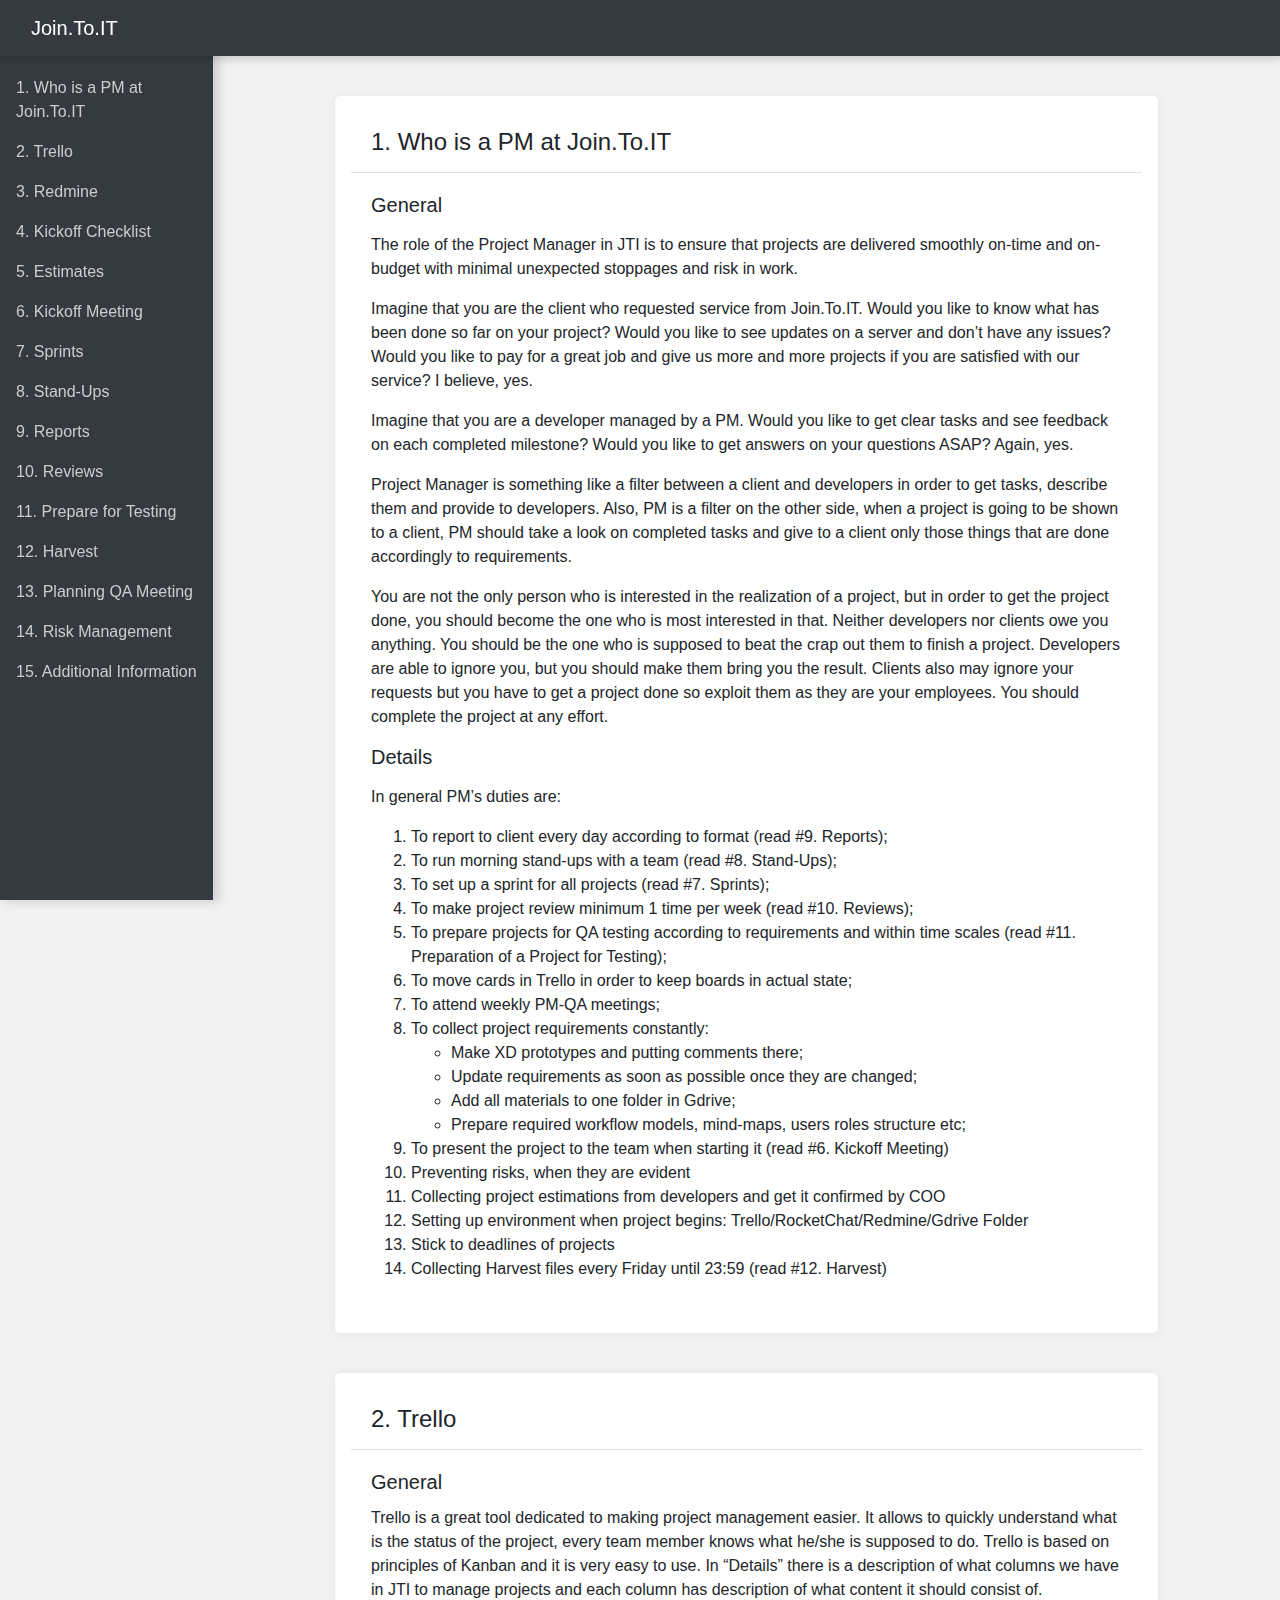
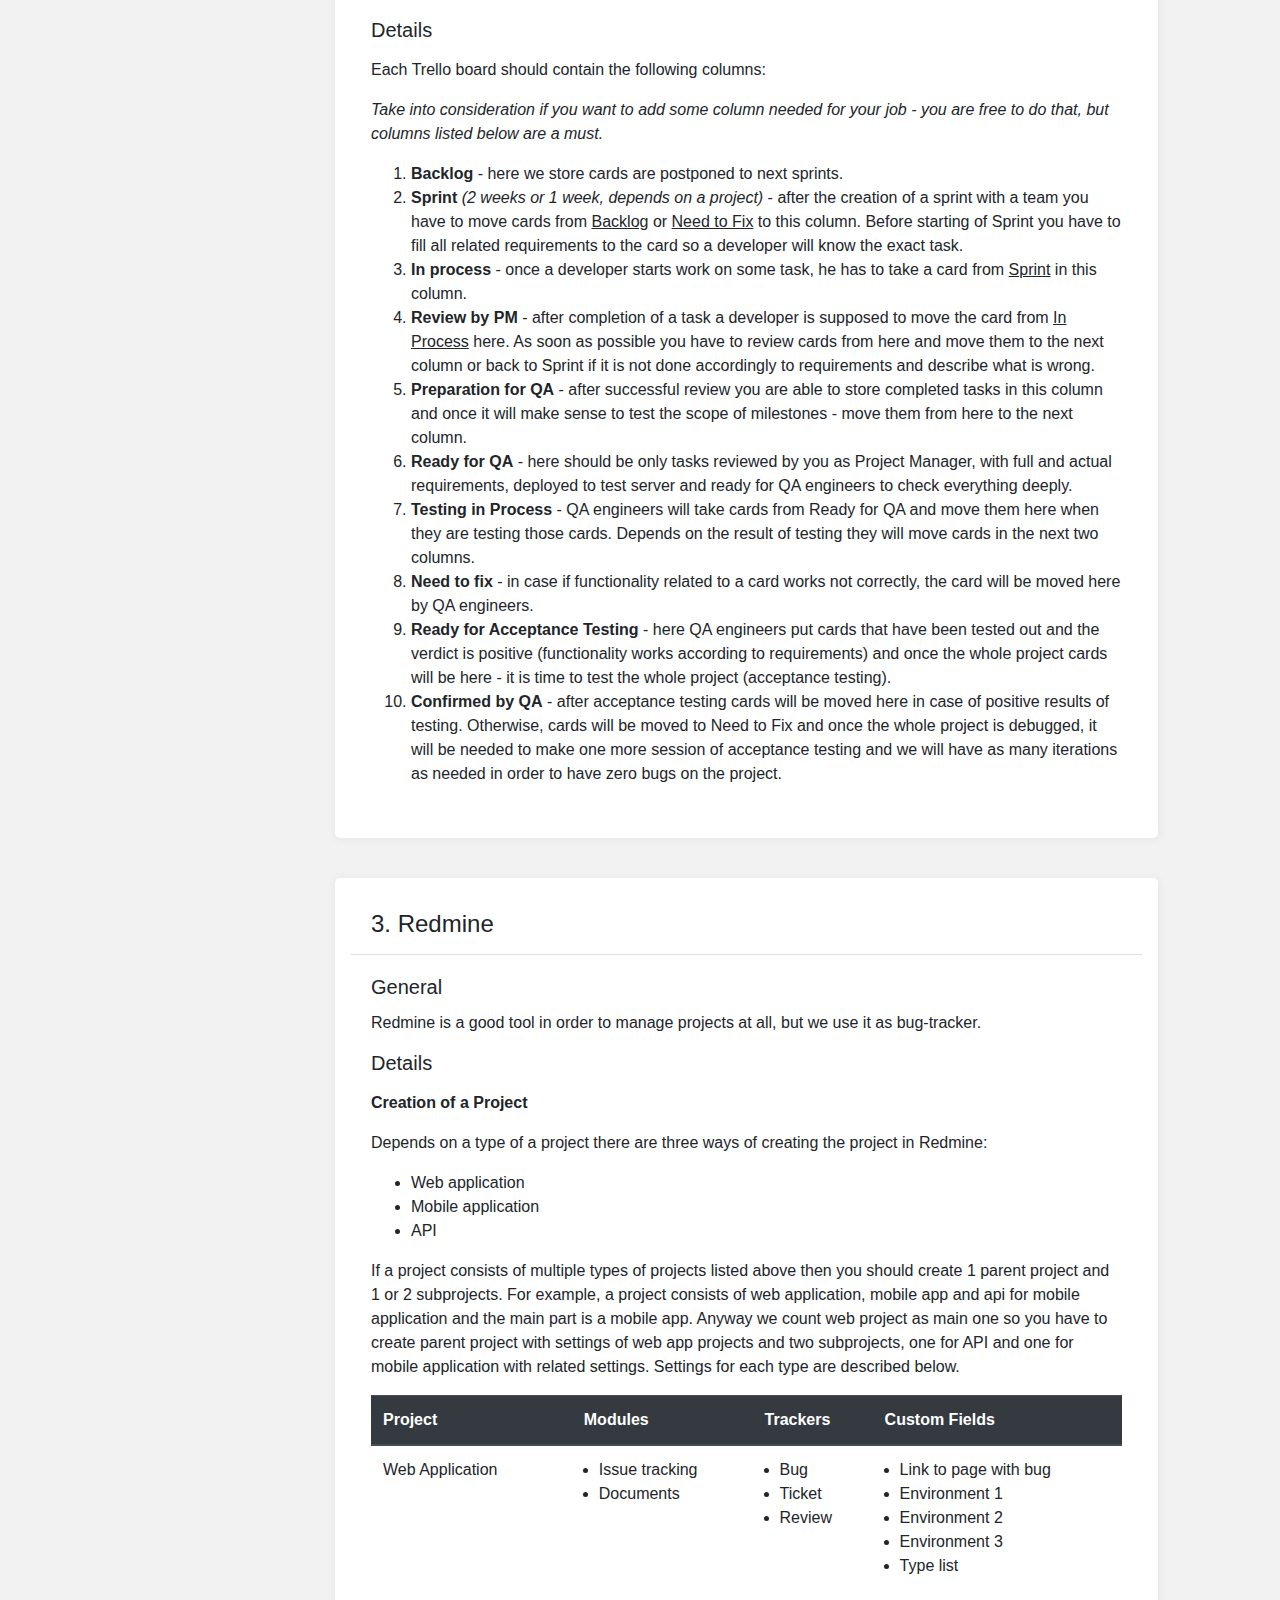
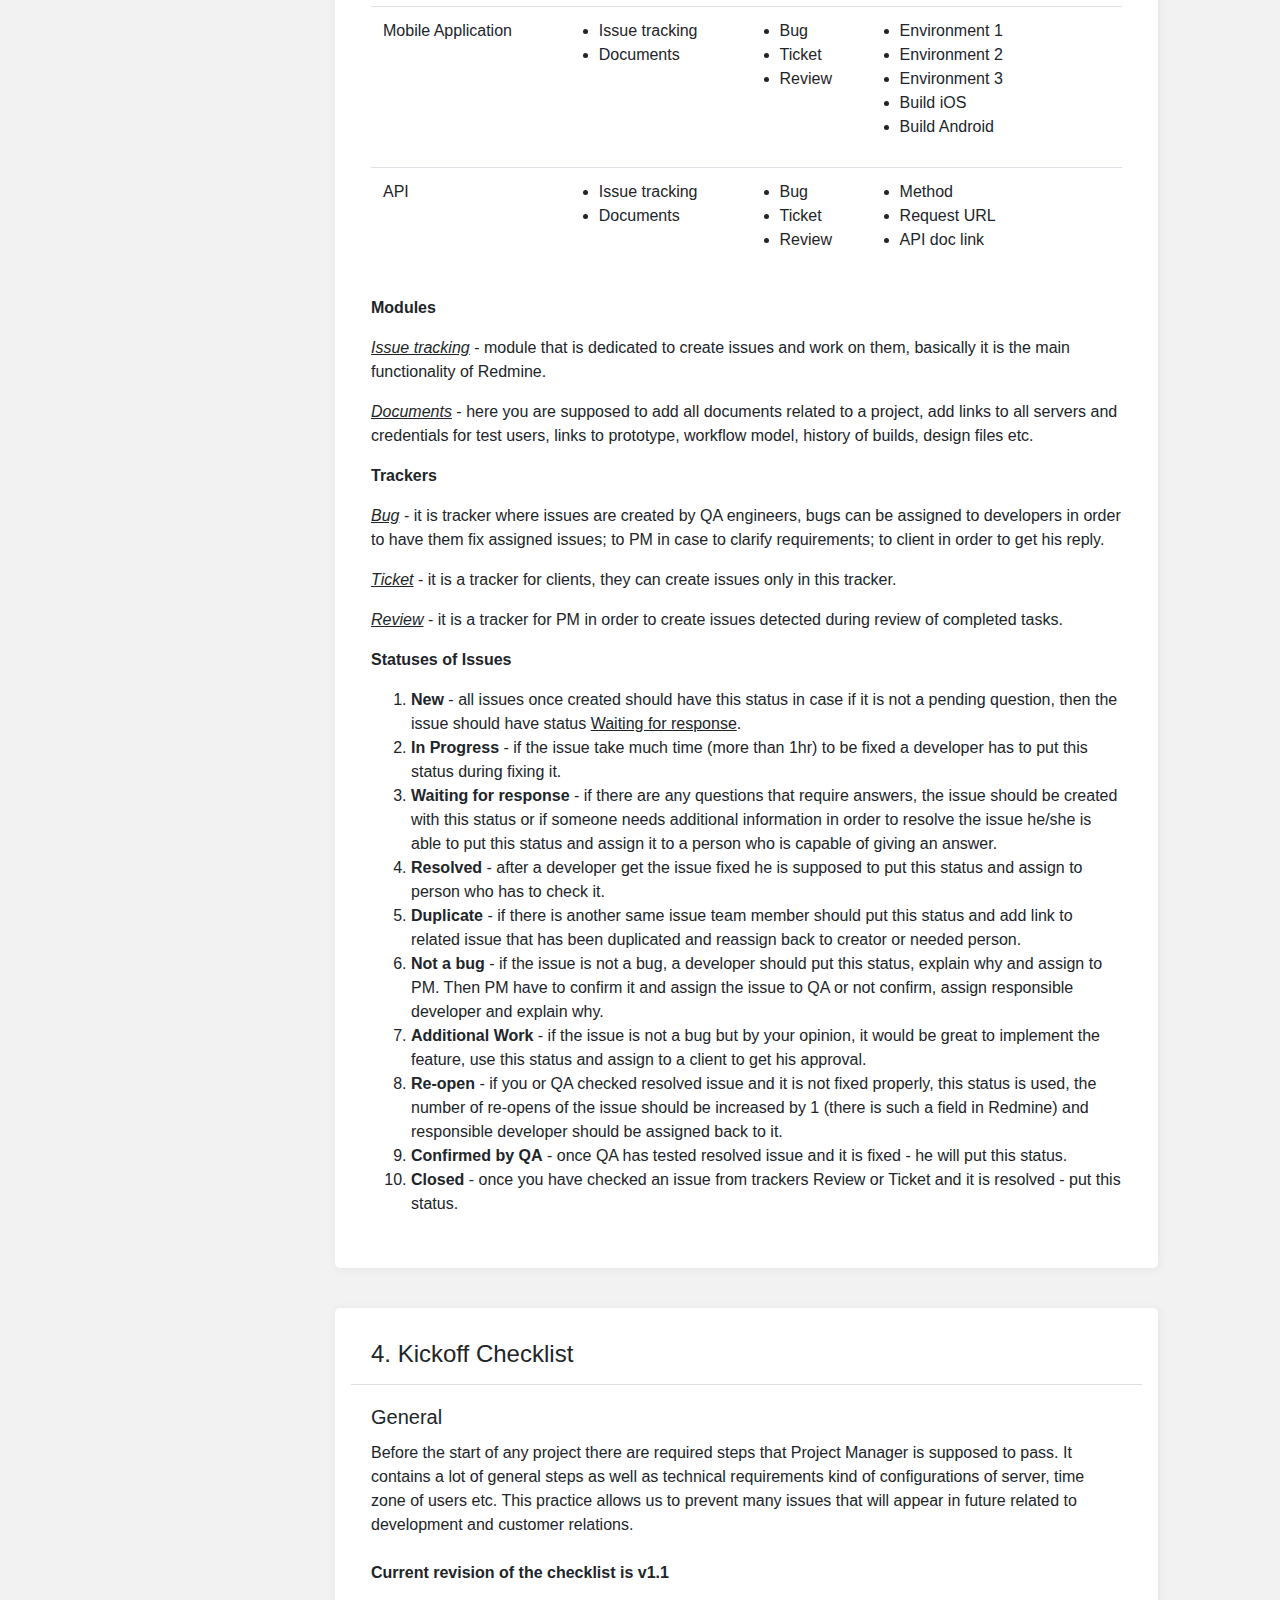
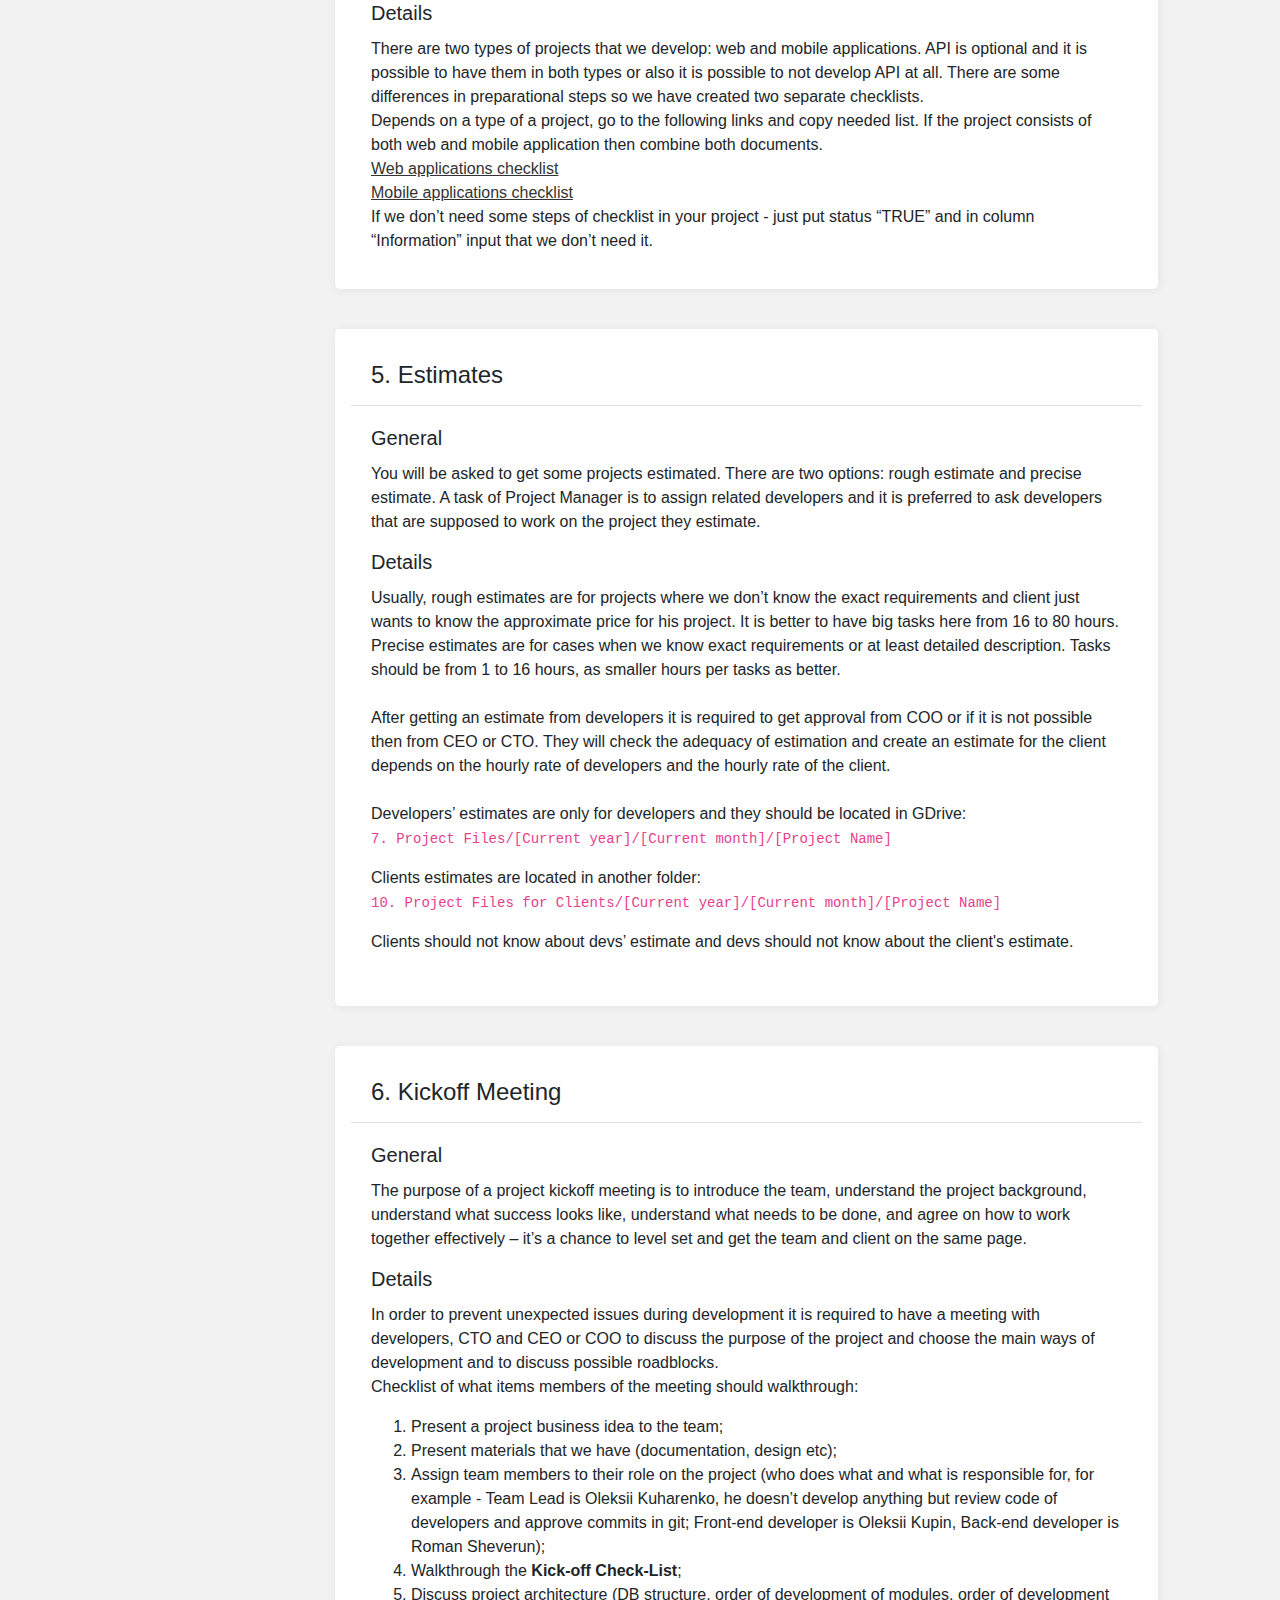
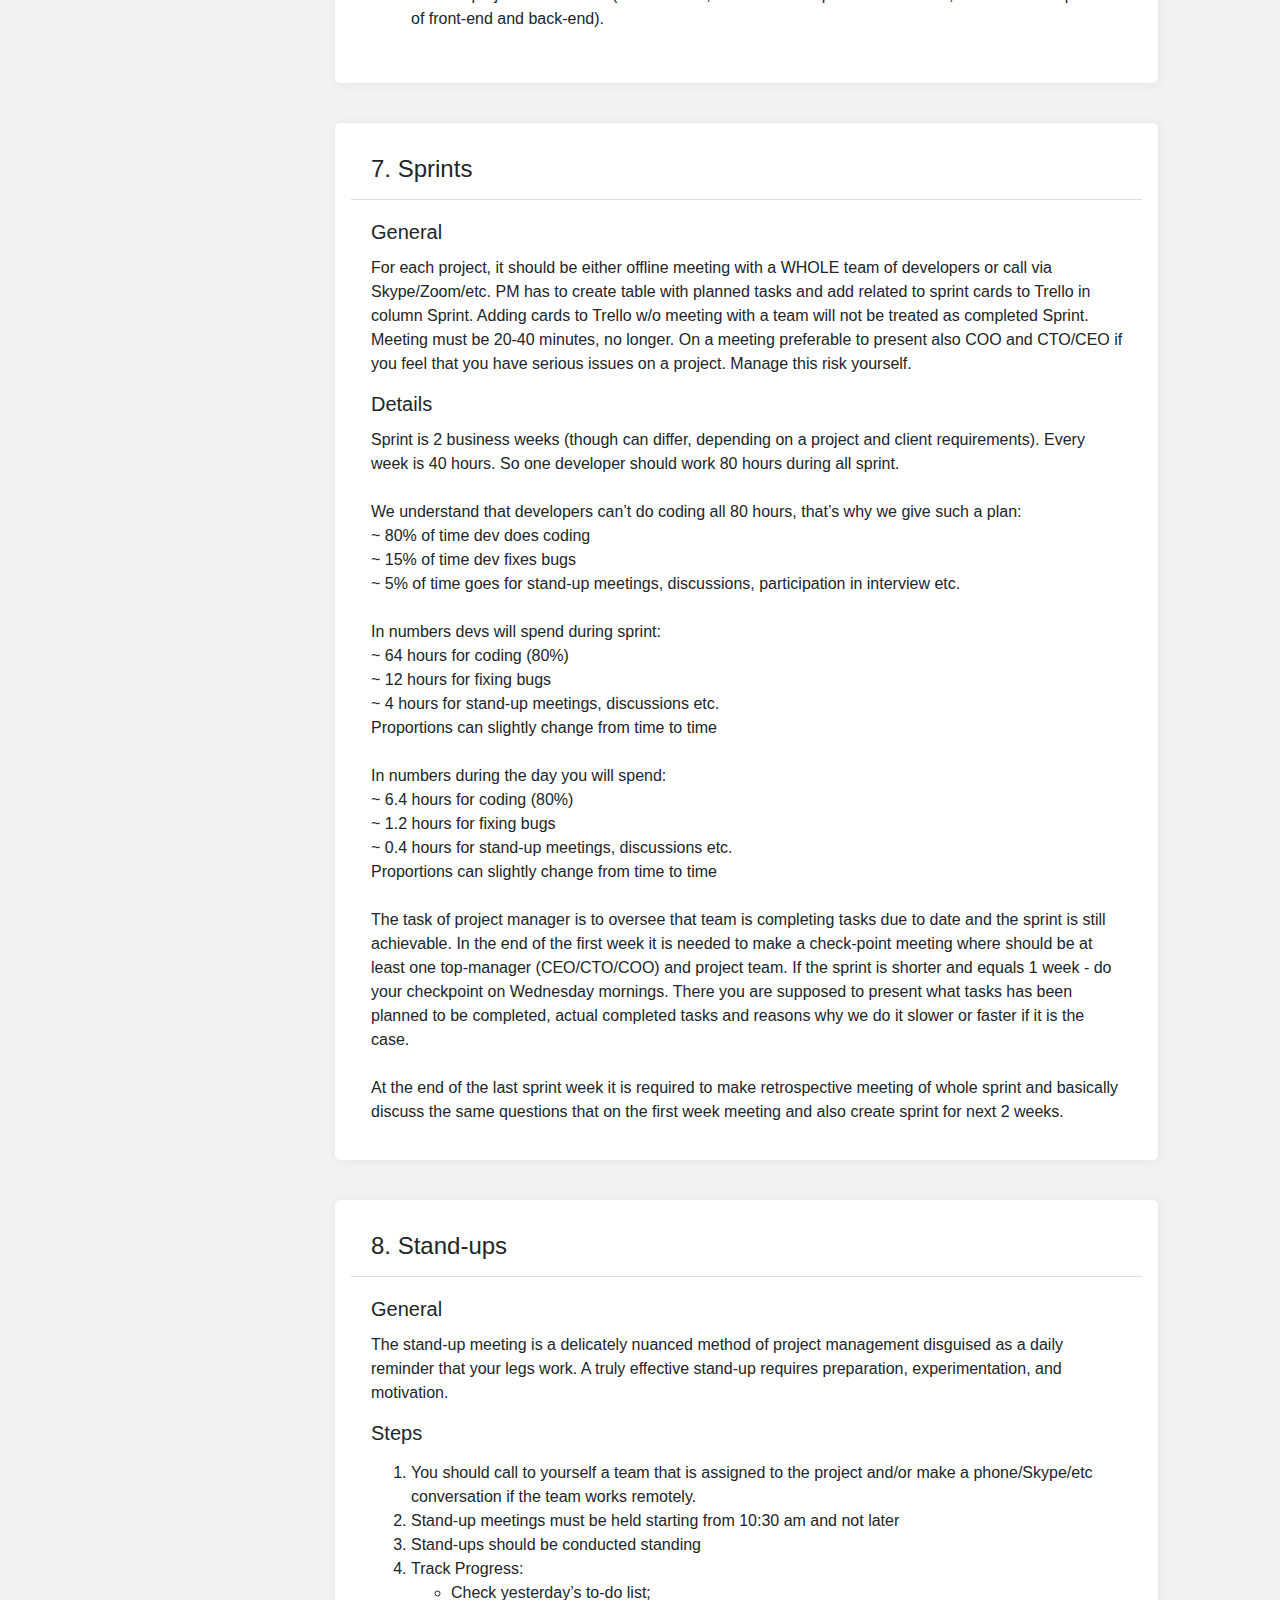
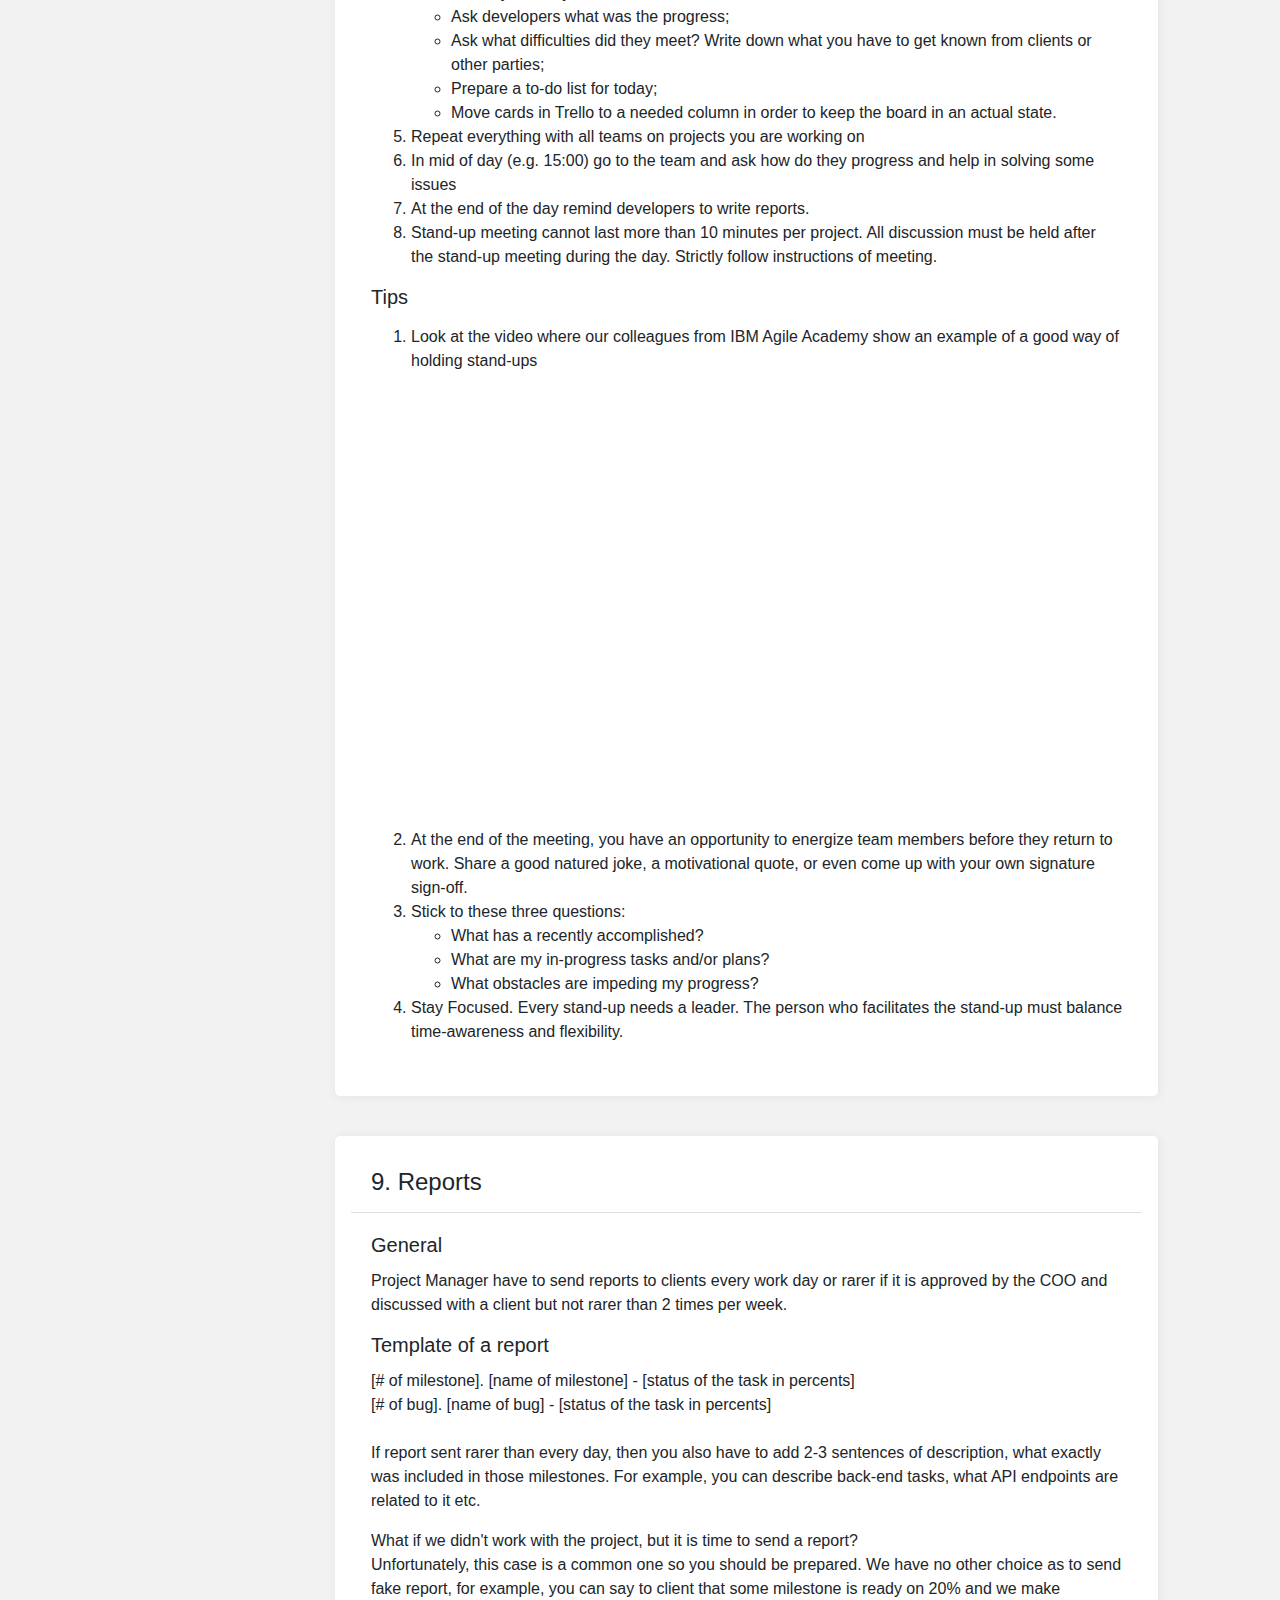
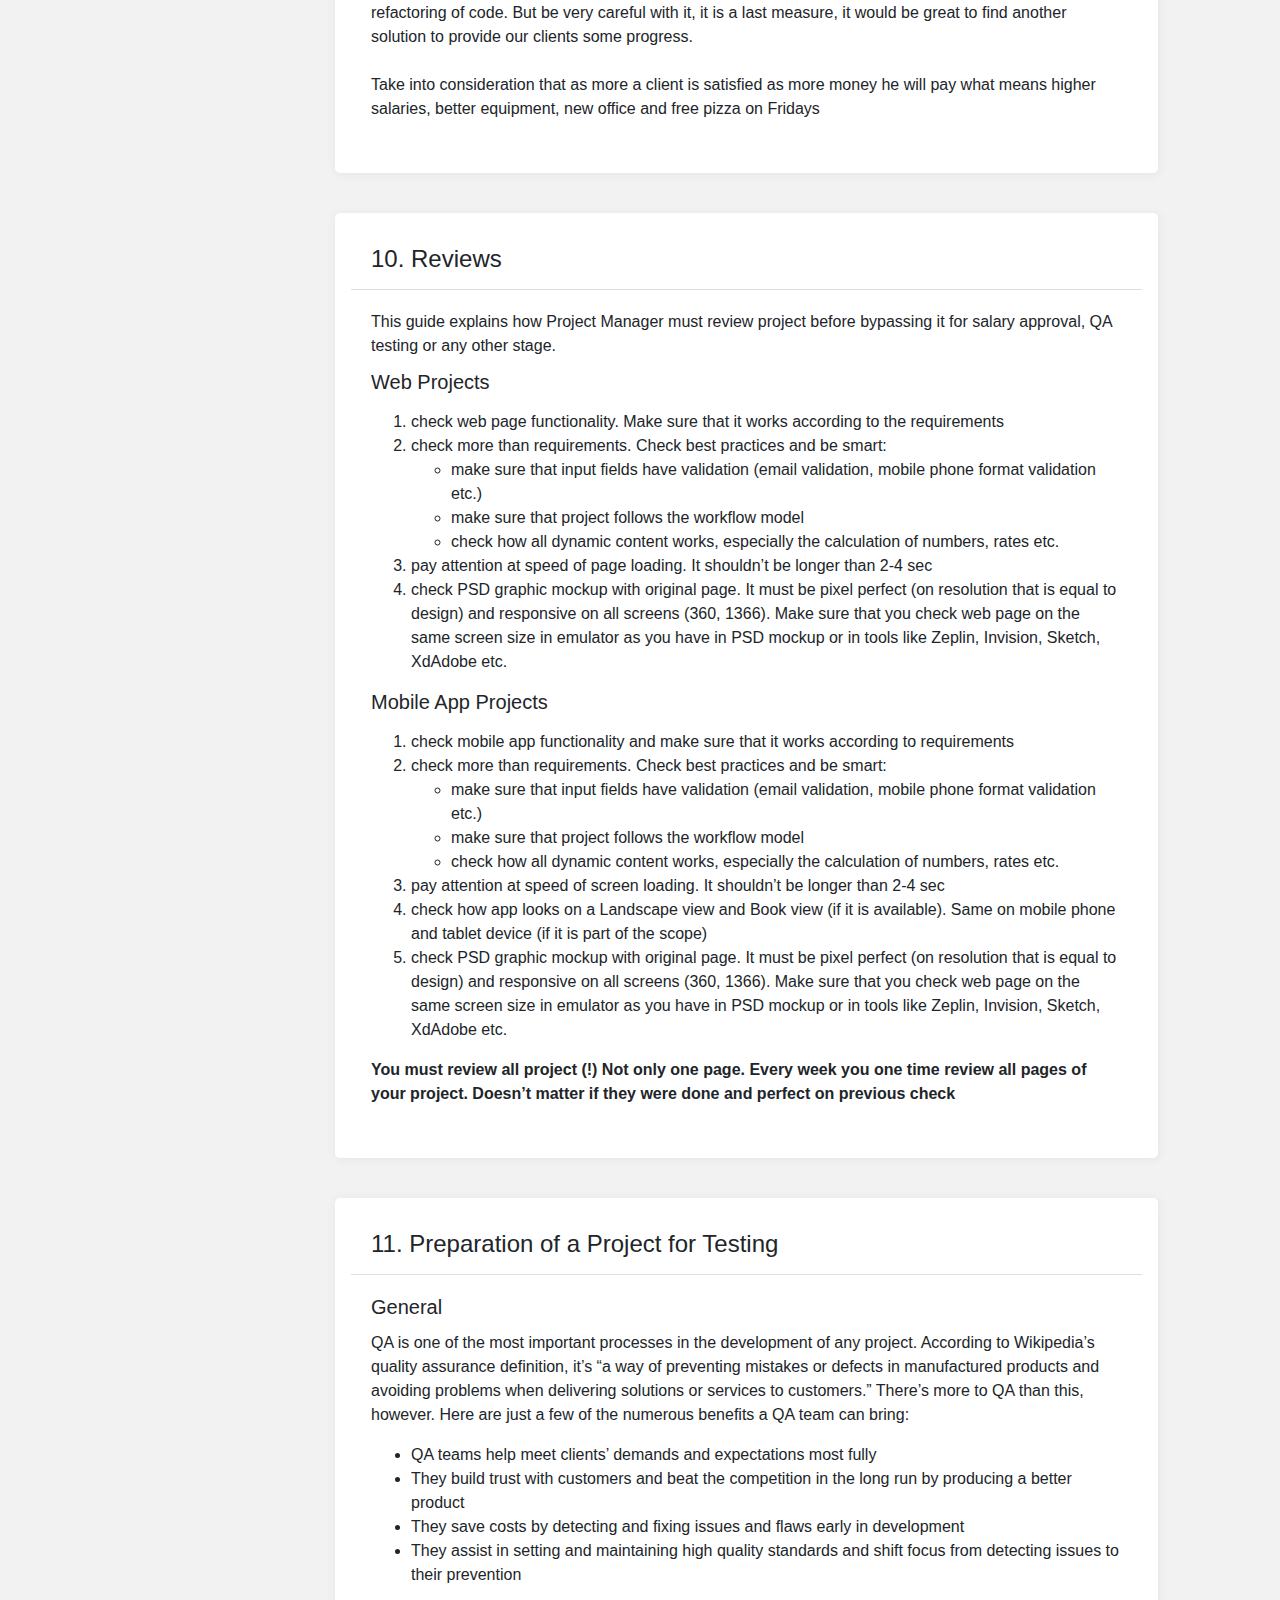
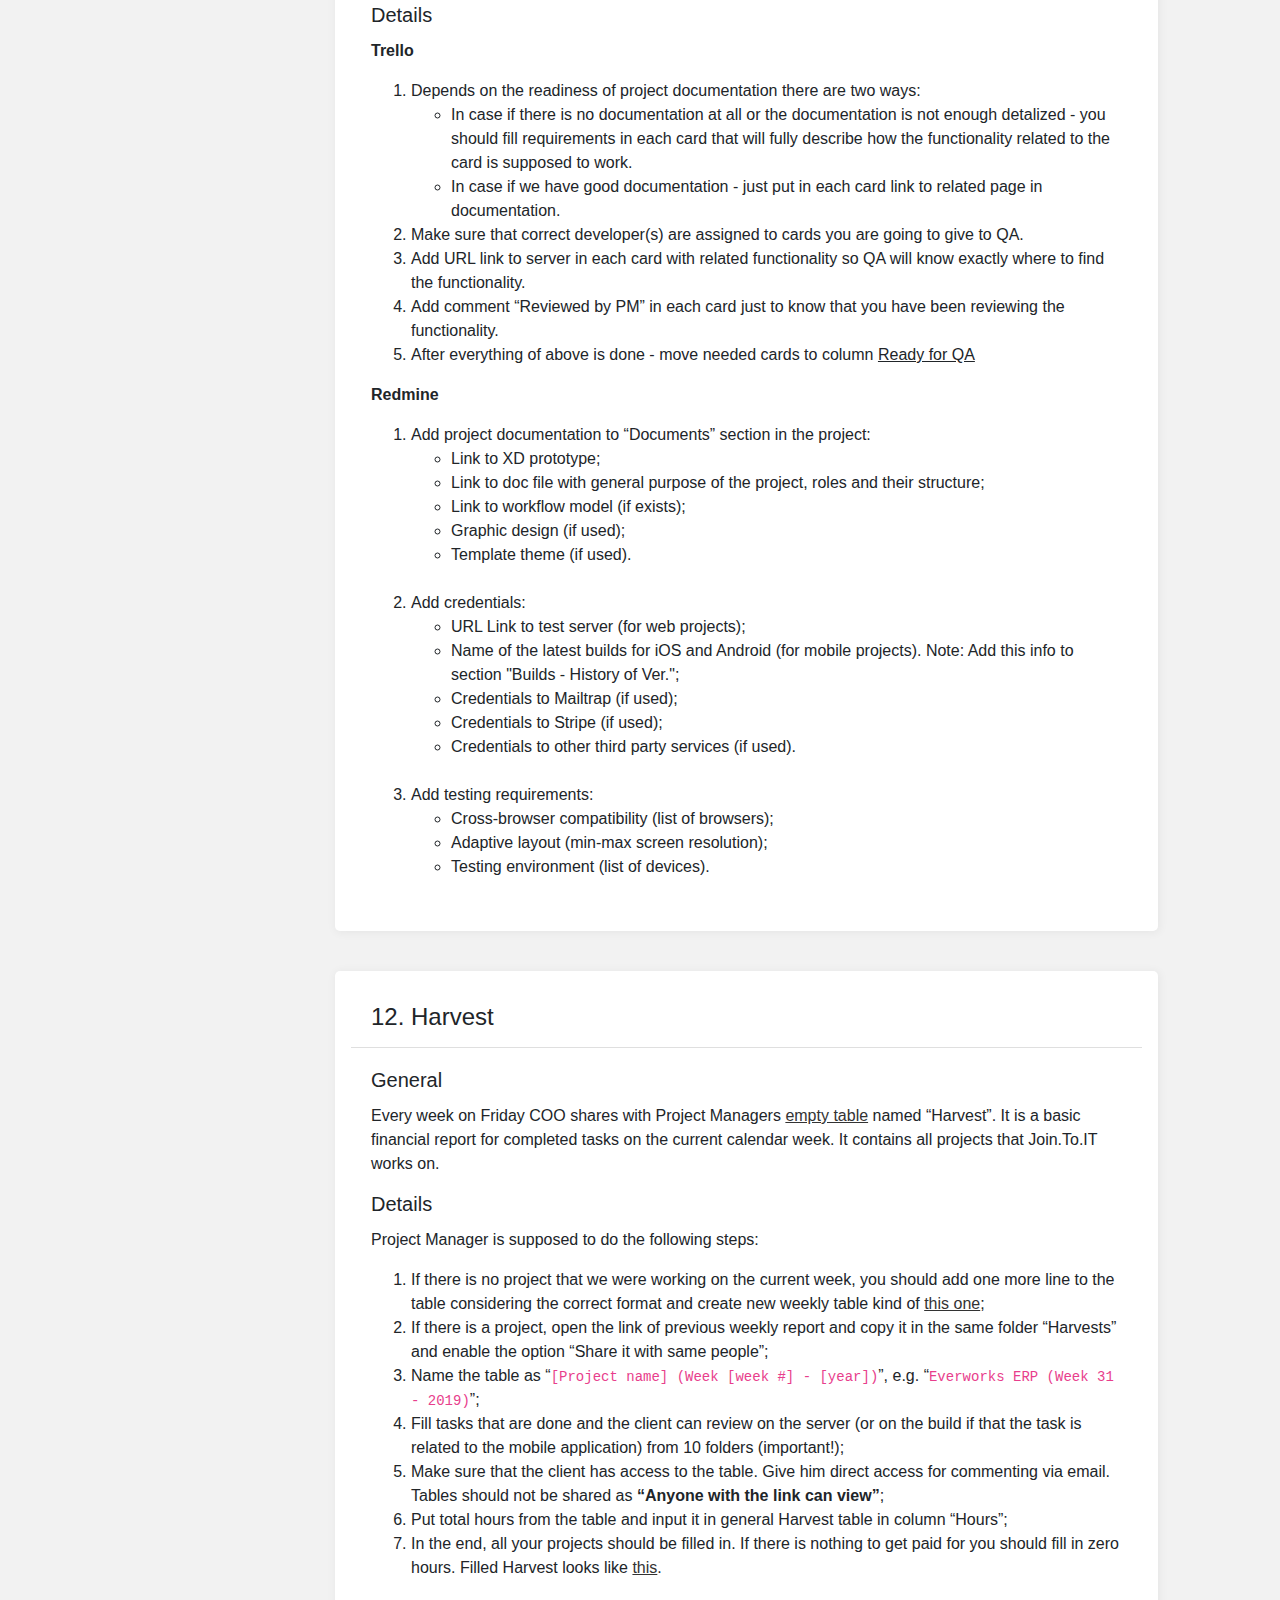
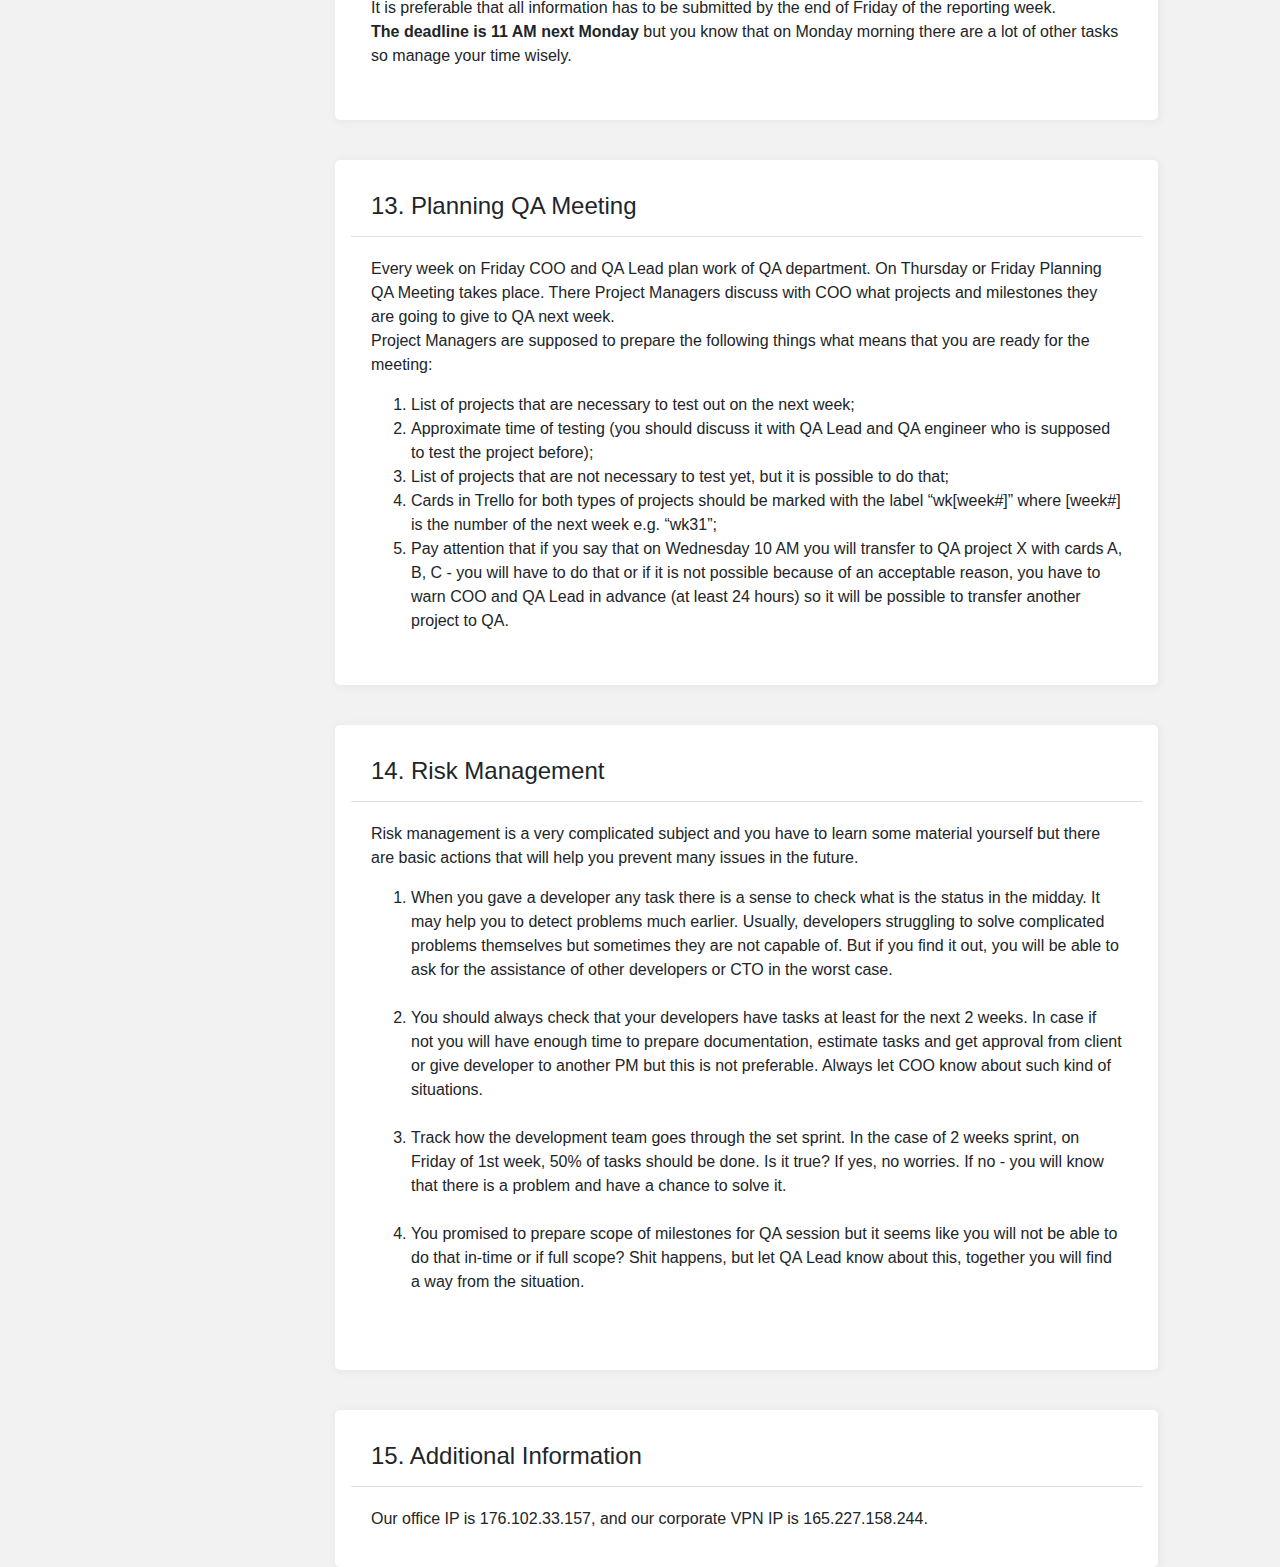
<file: index.html>
<!DOCTYPE html>
<html lang="en" dir="ltr">
<head>
  <meta name="keywords" content="project management, pm, it, jointoit" />
  <meta name="description" content="Project Managers Manual" />
  <!-- Required meta tags always come first -->
  <meta charset="utf-8">
  <meta name="viewport" content="width=device-width, initial-scale=1, shrink-to-fit=no">
  <meta http-equiv="x-ua-compatible" content="ie=edge">
  <link rel="stylesheet" href="https://stackpath.bootstrapcdn.com/bootstrap/4.4.1/css/bootstrap.min.css" integrity="sha384-Vkoo8x4CGsO3+Hhxv8T/Q5PaXtkKtu6ug5TOeNV6gBiFeWPGFN9MuhOf23Q9Ifjh" crossorigin="anonymous">
  <link rel="stylesheet" href="https://cdnjs.cloudflare.com/ajax/libs/font-awesome/4.7.0/css/font-awesome.min.css">
  <link href="https://stackpath.bootstrapcdn.com/font-awesome/4.7.0/css/font-awesome.min.css" rel="stylesheet">
  <link rel="stylesheet" href="./pmbook2.css">
  <link rel="apple-touch-icon" sizes="180x180" href="./img/apple-touch-icon.png">
  <link rel="icon" type="image/png" sizes="32x32" href="./img/favicon-32x32.png">
  <link rel="icon" type="image/png" sizes="16x16" href="./img/favicon-16x16.png">
  <title>PM Book</title>
</head>
<body>

  <nav class="navbar navbar-dark sticky-top bg-dark p-10">
    <a class="navbar-brand col-3 col-lg-2 mr-0" href="https://jointoit.com">Join.To.IT</a>
    <button class="navbar-toggler d-lg-none" type="button" data-toggle="collapse" data-target="#Sidebar">
      <i class="fa fa-bars"></i>
    </button>
    <div class="collapse navbar-collapse" id="Sidebar">
      <ul class="navbar-nav mr-auto">
        <li class="nav-item"><a href="#1" class="nav-link">1. Who is a PM at Join.To.IT</a></li>
        <li class="nav-item"><a href="#2" class="nav-link">2. Trello</a></li>
        <li class="nav-item"><a href="#3" class="nav-link">3. Redmine</a></li>
        <li class="nav-item"><a href="#4" class="nav-link">4. Kickoff Checklist</a></li>
        <li class="nav-item"><a href="#5" class="nav-link">5. Estimates</a></li>
        <li class="nav-item"><a href="#6" class="nav-link">6. Kickoff Meeting</a></li>
        <li class="nav-item"><a href="#7" class="nav-link">7. Sprints</a></li>
        <li class="nav-item"><a href="#8" class="nav-link">8. Stand-Ups</a></li>
        <li class="nav-item"><a href="#9" class="nav-link">9. Reports</a></li>
        <li class="nav-item"><a href="#10" class="nav-link">10. Reviews</a></li>
        <li class="nav-item"><a href="#11" class="nav-link">11. Prepare for Testing</a></li>
        <li class="nav-item"><a href="#12" class="nav-link">12. Harvest</a></li>
        <li class="nav-item"><a href="#13" class="nav-link">13. Planning QA Meeting</a></li>
        <li class="nav-item"><a href="#14" class="nav-link">14. Risk Management</a></li>
        <li class="nav-item"><a href="#15" class="nav-link">15. Additional Information</a></li>
      </ul>
    </div>
  </nav>

  <div class="container-fluid">
    <div class="row">
      <nav class="col-lg-2 d-none d-lg-block bg-dark sidebar">
        <div class="sidebar-sticky">
          <ul class="nav flex-column">
            <li class="nav-item"><a href="#1" class="nav-link">1. Who is a PM at Join.To.IT</a></li>
            <li class="nav-item"><a href="#2" class="nav-link">2. Trello</a></li>
            <li class="nav-item"><a href="#3" class="nav-link">3. Redmine</a></li>
            <li class="nav-item"><a href="#4" class="nav-link">4. Kickoff Checklist</a></li>
            <li class="nav-item"><a href="#5" class="nav-link">5. Estimates</a></li>
            <li class="nav-item"><a href="#6" class="nav-link">6. Kickoff Meeting</a></li>
            <li class="nav-item"><a href="#7" class="nav-link">7. Sprints</a></li>
            <li class="nav-item"><a href="#8" class="nav-link">8. Stand-Ups</a></li>
            <li class="nav-item"><a href="#9" class="nav-link">9. Reports</a></li>
            <li class="nav-item"><a href="#10" class="nav-link">10. Reviews</a></li>
            <li class="nav-item"><a href="#11" class="nav-link">11. Prepare for Testing</a></li>
            <li class="nav-item"><a href="#12" class="nav-link">12. Harvest</a></li>
            <li class="nav-item"><a href="#13" class="nav-link">13. Planning QA Meeting</a></li>
            <li class="nav-item"><a href="#14" class="nav-link">14. Risk Management</a></li>
            <li class="nav-item"><a href="#15" class="nav-link">15. Additional Information</a></li>
          </ul>
        </div>
      </nav>

      <div class="offset-lg-3 col-lg-8">

        <div>
          <a class="anchor" id="1"></a>
          <div class="card">
            <div class="card-header">
              1. Who is a PM at Join.To.IT
            </div>
            <div class="card-body">
              <h5 class="card-title">
                General
              </h5>
              <p class="card-text">
                <p>The role of the Project Manager in JTI is to ensure that projects are delivered smoothly on-time and on-budget with minimal unexpected stoppages and risk in work.</p>
                <p>Imagine that you are the client who requested service from Join.To.IT. Would you like to know what has been done so far on your project? Would you like to see updates on a server and don’t have any issues? Would you like to pay for a great job and give us more and more projects if you are satisfied with our service? I believe, yes.</p>
                <p>Imagine that you are a developer managed by a PM. Would you like to get clear tasks and see feedback on each completed milestone? Would you like to get answers on your questions ASAP? Again, yes.</p>
                <p>Project Manager is something like a filter between a client and developers in order to get tasks, describe them and provide to developers. Also, PM is a filter on the other side, when a project is going to be shown to a client, PM should take a look on completed tasks and give to a client only those things that are done accordingly to requirements.</p>
                <p>You are not the only person who is interested in the realization of a project, but in order to get the project done, you should become the one who is most interested in that. Neither developers nor clients owe you anything. You should be the one who is supposed to beat the crap out them to finish a project. Developers are able to ignore you, but you should make them bring you the result. Clients also may ignore your requests but you have to get a project done so exploit them as they are your employees. You should complete the project at any effort.
                </p>

                <h5 class="card-title">
                  Details
                </h5>
                <p class="card-text">
                  <p>In general PM’s duties are:</p>
                  <p>
                    <ol>
                      <li>To report to client every day according to format (read #9. Reports);</li>
                      <li>To run morning stand-ups with a team (read #8. Stand-Ups); </li>
                      <li>To set up a sprint for all projects (read #7. Sprints);</li>
                      <li>To make project review minimum 1 time per week (read #10. Reviews);</li>
                      <li>To prepare projects for QA testing according to requirements and within time scales (read #11. Preparation of a Project for Testing); </li>
                      <li>To move cards in Trello in order to keep boards in actual state;</li>
                      <li>To attend weekly PM-QA meetings;</li>
                      <li>To collect project requirements constantly:
                        <ul>
                          <li>Make XD prototypes and putting comments there;</li>
                          <li>Update requirements as soon as possible once they are changed; </li>
                          <li>Add all materials to one folder in Gdrive;</li>
                          <li>Prepare required workflow models, mind-maps, users roles structure etc;</li>
                        </ul>
                      </li>
                      <li>To present the project to the team when starting it (read #6. Kickoff Meeting)</li>
                      <li>Preventing risks, when they are evident </li>
                      <li>Collecting project estimations from developers and get it confirmed by COO </li>
                      <li>Setting up environment when project begins: Trello/RocketChat/Redmine/Gdrive Folder </li>
                      <li>Stick to deadlines of projects</li>
                      <li>Collecting Harvest files every Friday until 23:59 (read #12. Harvest)</li>
                    </ol>
                  </p>
                </p>
              </p>
            </div>
          </div>
        </div>

        <div>
          <a class="anchor" id="2"></a>
          <div class="card">
            <div class="card-header">
              2. Trello
            </div>
            <div class="card-body">
              <h5 class="card-title">
                General
              </h5>
              <p class="card-text">
                Trello is a great tool dedicated to making project management easier. It allows to quickly understand what is the status of the project, every team member knows what he/she is supposed to do. Trello is based on principles of Kanban and it is very easy to use. In “Details” there is a description of what columns we have in JTI to manage projects and each column has description of what content it should consist of.
              </p>
              <h5 class="card-title">
                Details
              </h5>
              <p class="card-text">
                <p>Each Trello board should contain the following columns:</p>
                <p style="font-style: italic">Take into consideration if you want to add some column needed for your job - you are free to do that, but columns listed below are a must.</p>
                <p>
                  <ol>
                    <li><b>Backlog</b> - here we store cards are postponed to next sprints.</li>
                    <li><b>Sprint</b> <i>(2 weeks or 1 week, depends on a project)</i> -  after the creation of a sprint with a team you have to move cards from <u>Backlog</u> or <u>Need to Fix</u> to this column. Before starting of Sprint you have to fill all related requirements to the card so a developer will know the exact task.</li>
                    <li><b>In process</b> - once a developer starts work on some task, he has to take a card from <u>Sprint</u> in this column.</li>
                    <li><b>Review by PM</b> - after completion of a task a developer is supposed to move the card from <u>In Process</u> here. As soon as possible you have to review cards from here and move them to the next column or back to Sprint if it is not done accordingly to requirements and describe what is wrong.</li>
                    <li><b>Preparation for QA</b> - after successful review you are able to store completed tasks in this column and once it will make sense to test the scope of milestones - move them from here to the next column.</li>
                    <li><b>Ready for QA</b> - here should be only tasks reviewed by you as Project Manager, with full and actual requirements, deployed to test server and ready for QA engineers to check everything deeply. </li>
                    <li><b>Testing in Process</b> - QA engineers will take cards from Ready for QA and move them here when they are testing those cards. Depends on the result of testing they will move cards in the next two columns.</li>
                    <li><b>Need to fix</b> - in case if functionality related to a card works not correctly, the card will be moved here by QA engineers.</li>
                    <li><b>Ready for Acceptance Testing</b> - here QA engineers put cards that have been tested out and the verdict is positive (functionality works according to requirements) and once the whole project cards will be here - it is time to test the whole project (acceptance testing).</li>
                    <li><b>Confirmed by QA</b> - after acceptance testing cards will be moved here in case of positive results of testing. Otherwise, cards will be moved to Need to Fix and once the whole project is debugged, it will be needed to make one more session of acceptance testing and we will have as many iterations as needed in order to have zero bugs on the project.</li>
                  </ol>
                </p>
              </p>
            </div>
          </div>
        </div>

        <div>
          <a class="anchor" id="3"></a>
          <div class="card">
            <div class="card-header">
              3. Redmine
            </div>
            <div class="card-body">
              <h5 class="card-title">
                General
              </h5>
              <p class="card-text">
                Redmine is a good tool in order to manage projects at all, but we use it as bug-tracker.
              </p>
              <h5 class="card-title">
                Details
              </h5>
              <p class="card-text">
                <p><b>Creation of a Project</b></p>
                <p> Depends on a type of a project there are three ways of creating the project in Redmine:
                  <ul>
                    <li>Web application</li>
                    <li>Mobile application</li>
                    <li>API</li>
                  </ul>
                </p>
                <p>
                  If a project consists of multiple types of projects listed above then you should create 1 parent project and 1 or 2 subprojects. For example, a project consists of web application, mobile app and api for mobile application and the main part is a mobile app. Anyway we count web project as main one so you have to create parent project with settings of web app projects and two subprojects, one for API and one for mobile application with related settings. Settings for each type are described below.
                </p>
                <div class="table-responsive">
                  <table class="table table-hover">
                    <thead class="thead-dark">
                      <tr>
                        <th>Project</th>
                        <th>Modules</th>
                        <th>Trackers</th>
                        <th>Custom Fields</th>
                      </tr>
                    </thead>
                    <tbody>
                      <tr>
                        <td>Web Application</td>
                        <td>
                          <ul>
                            <li>Issue tracking</li>
                            <li>Documents</li>
                          </ul>
                        </td>
                        <td>
                          <ul>
                            <li>Bug</li>
                            <li>Ticket</li>
                            <li>Review</li>
                          </ul>
                        </td>
                        <td>
                          <ul>
                            <li>Link to page with bug</li>
                            <li>Environment 1</li>
                            <li>Environment 2</li>
                            <li>Environment 3</li>
                            <li>Type list</li>
                          </ul>
                        </td>
                      </tr>
                      <tr>
                        <td>Mobile Application</td>
                        <td>
                          <ul>
                            <li>Issue tracking</li>
                            <li>Documents</li>
                          </ul>
                        </td>
                        <td>
                          <ul>
                            <li>Bug</li>
                            <li>Ticket</li>
                            <li>Review</li>
                          </ul>
                        </td>
                        <td>
                          <ul>
                            <li>Environment 1</li>
                            <li>Environment 2</li>
                            <li>Environment 3</li>
                            <li>Build iOS</li>
                            <li>Build Android</li>
                          </ul>
                        </td>
                      </tr>
                      <tr>
                        <td>API</td>
                        <td>
                          <ul>
                            <li>Issue tracking</li>
                            <li>Documents</li>
                          </ul>
                        </td>
                        <td>
                          <ul>
                            <li>Bug</li>
                            <li>Ticket</li>
                            <li>Review</li>
                          </ul>
                        </td>
                        <td>
                          <ul>
                            <li>Method</li>
                            <li>Request URL</li>
                            <li>API doc link</li>
                          </ul>
                        </td>
                      </tr>
                    </tbody>
                  </table>
                </div>
                <p><b>Modules</b></p>
                <p><i><u>Issue tracking</i></u> - module that is dedicated to create issues and work on them, basically it is the main functionality of Redmine.</p>
                <p><i><u>Documents</i></u> - here you are supposed to add all documents related to a project, add links to all servers and credentials for test users, links to prototype, workflow model, history of builds, design files etc.</p>

                <p><b>Trackers</b></p>
                <p><i><u>Bug</i></u> - it is tracker where issues are created by QA engineers, bugs can be assigned to developers in order to have them fix assigned issues; to PM in case to clarify requirements; to client in order to get his reply.</p>
                <p><i><u>Ticket</i></u> - it is a tracker for clients, they can create issues only in this tracker.</p>
                <p><i><u>Review</i></u> - it is a tracker for PM in order to create issues detected during review of completed tasks.</p>

                <p><b>Statuses of Issues</b></p>
                <ol>
                  <li><b>New</b> - all issues once created should have this status in case if it is not a pending question, then the issue should have status <u>Waiting for response</u>.</li>
                  <li><b>In Progress</b> - if the issue take much time (more than 1hr) to be fixed a developer has to put this status during fixing it.</li>
                  <li><b>Waiting for response</b> - if there are any questions that require answers, the issue should be created with this status or if someone needs additional information in order to resolve the issue he/she is able to put this status and assign it to a person who is capable of giving an answer.</li>
                  <li><b>Resolved</b> - after a developer get the issue fixed he is supposed to put this status and assign to person who has to check it.</li>
                  <li><b>Duplicate</b> - if there is another same issue team member should put this status and add link to related issue that has been duplicated and reassign back to creator or needed person.</li>
                  <li><b>Not a bug</b> - if the issue is not a bug, a developer should put this status, explain why and assign to PM. Then PM have to confirm it and assign the issue to QA or not confirm, assign responsible developer and explain why.</li>
                  <li><b>Additional Work</b> - if the issue is not a bug but by your opinion, it would be great to implement the feature, use this status and assign to a client to get his approval.</li>
                  <li><b>Re-open</b> - if you or QA checked resolved issue and it is not fixed properly, this status is used, the number of re-opens of the issue should be increased by 1 (there is such a field in Redmine) and responsible developer should be assigned back to it.</li>
                  <li><b>Confirmed by QA</b> - once QA has tested resolved issue and it is fixed - he will put this status.</li>
                  <li><b>Closed</b> - once you have checked an issue from trackers Review or Ticket and it is resolved - put this status.</li>
                </ol>
              </p>
            </div>
          </div>
        </div>

        <div>
          <a class="anchor" id="4"></a>
          <div class="card">
            <div class="card-header">
              4. Kickoff Checklist
            </div>
            <div class="card-body">
              <h5 class="card-title">
                General
              </h5>
              <p class="card-text">
                Before the start of any project there are required steps that Project Manager is supposed to pass. It contains a lot of general steps as well as technical requirements kind of configurations of server, time zone of users etc. This practice allows us to prevent many issues that will appear in future related to development and customer relations.
                <br><br><b>Current revision of the checklist is v1.1</b>
              </p>
              <h5 class="card-title">
                Details
              </h5>
              <p class="card-text">
                There are two types of projects that we develop: web and mobile applications. API is optional and it is possible to have them in both types or also it is possible to not develop API at all. There are some differences in preparational steps so we have created two separate checklists.
                <br>Depends on a type of a project, go to the following links and copy needed list. If the project consists of both web and mobile application then combine both documents.
                <br><a href="https://docs.google.com/spreadsheets/d/1goeDhTx5RwKdK1kpDjiB-3NJPjZR2q6oOVMC-tyjOd8/" target="_blank"><u>Web applications checklist</u></a>
                <br><a href="https://docs.google.com/spreadsheets/d/1goeDhTx5RwKdK1kpDjiB-3NJPjZR2q6oOVMC-tyjOd8/edit#gid=1200214743/" target="_blank"><u>Mobile applications checklist</u></a>
                <br>If we don’t need some steps of checklist in your project - just put status “TRUE” and in column “Information” input that we don’t need it.
              </p>
            </div>
          </div>
        </div>

        <div>
          <a class="anchor" id="5"></a>
          <div class="card">
            <div class="card-header">
              5. Estimates
            </div>
            <div class="card-body">
              <h5 class="card-title">
                General
              </h5>
              <p class="card-text">
                You will be asked to get some projects estimated. There are two options: rough estimate and precise estimate. A task of Project Manager is to assign related developers and it is preferred to ask developers that are supposed to work on the project they estimate.
              </p>
              <h5 class="card-title">
                Details
              </h5>
              <p class="card-text">
                Usually, rough estimates are for projects where we don’t know the exact requirements and client just wants to know the approximate price for his project. It is better to have big tasks here from 16 to 80 hours.
                <br>Precise estimates are for cases when we know exact requirements or at least detailed description. Tasks should be from 1 to 16 hours, as smaller hours per tasks as better.
                <br>
                <br>After getting an estimate from developers it is required to get approval from COO or if it is not possible then from CEO or CTO. They will check the adequacy of estimation and create an estimate for the client depends on the hourly rate of developers and the hourly rate of the client.
                <br>
                <br>Developers’ estimates are only for developers and they should be located in GDrive:
                <br><code>7. Project Files/[Current year]/[Current month]/[Project Name]</code></p>
                Clients estimates are located in another folder:
                <br><p><code>10. Project Files for Clients/[Current year]/[Current month]/[Project Name]</code></p>
                Clients should not know about devs’ estimate and devs should not know about the client's estimate.
              </p>
            </div>
          </div>
        </div>

        <div>
          <a class="anchor" id="6"></a>
          <div class="card">
            <div class="card-header">
              6. Kickoff Meeting
            </div>
            <div class="card-body">
              <h5 class="card-title">
                General
              </h5>
              <p class="card-text">
                The purpose of a project kickoff meeting is to introduce the team, understand the project background, understand what success looks like, understand what needs to be done, and agree on how to work together effectively – it’s a chance to level set and get the team and client on the same page.
              </p>
              <h5 class="card-title">
                Details
              </h5>
              <p class="card-text">
                In order to prevent unexpected issues during development it is required to have a meeting with developers, CTO and CEO or COO to discuss the purpose of the project and choose the main ways of development and to discuss possible roadblocks.

                <br>Checklist of what items members of the meeting should walkthrough:
                <ol>
                  <li>Present a project business idea to the team;</li>
                  <li>Present materials that we have (documentation, design etc);</li>
                  <li>Assign team members to their role on the project (who does what and what is responsible for, for example - Team Lead is Oleksii Kuharenko, he doesn’t develop anything but review code of developers and approve commits in git; Front-end developer is Oleksii Kupin, Back-end developer is Roman Sheverun);</li>
                  <li>Walkthrough the <b>Kick-off Check-List</b>;</li>
                  <li>Discuss project architecture (DB structure, order of development of modules, order of development of front-end and back-end).</li>
                </ol>
              </p>
            </div>
          </div>
        </div>

        <div>
          <a class="anchor" id="7"></a>
          <div class="card">
            <div class="card-header">
              7. Sprints
            </div>
            <div class="card-body">
              <h5 class="card-title">
                General
              </h5>
              <p class="card-text">
                For each project, it should be either offline meeting with a WHOLE team of developers or call via Skype/Zoom/etc. PM has to create table with planned tasks and add related to sprint cards to Trello in column Sprint. Adding cards to Trello w/o meeting with a team will not be treated as completed Sprint. Meeting must be 20-40 minutes, no longer. On a meeting preferable to present also COO and CTO/CEO if you feel that you have serious issues on a project. Manage this risk yourself.
              </p>
              <h5 class="card-title">
                Details
              </h5>
              <p class="card-text">
                Sprint is 2 business weeks (though can differ, depending on a project and client requirements). Every week is 40 hours. So one developer should work 80 hours during all sprint.
                <br>
                <br>We understand that developers can’t do coding all 80 hours, that’s why we give such a plan:
                <br>~ 80% of time dev does coding
                <br>~ 15% of time dev fixes bugs
                <br>~ 5% of time goes for stand-up meetings, discussions, participation in interview etc.
                <br>
                <br>In numbers devs will spend during sprint:
                <br>~ 64 hours for coding (80%)
                <br>~ 12 hours for fixing bugs
                <br>~ 4 hours for stand-up meetings, discussions etc.
                <br>Proportions can slightly change from time to time
                <br>
                <br>In numbers during the day you will spend:
                <br>~ 6.4 hours for coding (80%)
                <br>~ 1.2 hours for fixing bugs
                <br>~ 0.4 hours for stand-up meetings, discussions etc.
                <br>Proportions can slightly change from time to time
                <br>
                <br>The task of project manager is to oversee that team is completing tasks due to date and the sprint is still achievable. In the end of the first week it is needed to make a check-point meeting where should be at least one top-manager (CEO/CTO/COO) and project team. If the sprint is shorter and equals 1 week - do your checkpoint on Wednesday mornings.  There you are supposed to present what tasks has been planned to be completed, actual completed tasks and reasons why we do it slower or faster if it is the case.
                <br>
                <br>At the end of the last sprint week it is required to make retrospective meeting of whole sprint and basically discuss the same questions that on the first week meeting and also create sprint for next 2 weeks.
              </p>
            </div>
          </div>
        </div>

        <div>
          <a class="anchor" id="8"></a>
          <div class="card">
            <div class="card-header">
              8. Stand-ups
            </div>
            <div class="card-body">
              <h5 class="card-title">
                General
              </h5>
              <p class="card-text">
                The stand-up meeting is a delicately nuanced method of project management disguised as a daily reminder that your legs work. A truly effective stand-up requires preparation, experimentation, and motivation.
              </p>
              <h5 class="card-title">
                Steps
              </h5>
              <p class="card-text">
                <ol>
                  <li>You should call to yourself a team that is assigned to the project and/or make a phone/Skype/etc conversation if the team works remotely.</li>
                  <li>Stand-up meetings must be held starting from 10:30 am and not later</li>
                  <li>Stand-ups should be conducted standing</li>
                  <li>
                    Track Progress:
                    <ul>
                      <li>Check yesterday’s to-do list;</li>
                      <li>Ask developers what was the progress;</li>
                      <li>Ask what difficulties did they meet? Write down what you have to get known from clients or other parties;</li>
                      <li>Prepare a to-do list for today;</li>
                      <li>Move cards in Trello to a needed column in order to keep the board in an actual state.</li>
                    </ul>
                  </li>
                  <li>Repeat everything with all teams on projects you are working on</li>
                  <li>In mid of day (e.g. 15:00) go to the team and ask how do they progress and help in solving some issues</li>
                  <li>At the end of the day remind developers to write reports.</li>
                  <li>Stand-up meeting cannot last more than 10 minutes per project. All discussion must be held after the stand-up meeting during the day. Strictly follow instructions of meeting.</li>
                </ol>
              </p>
              <h5 class="card-title">
                Tips
              </h5>
              <p class="card-text">
                <ol>
                  <li>Look at the video where our colleagues from IBM Agile Academy show an example of a good way of holding stand-ups</li>
                  <br><iframe width="95%" height="400px" src="https://www.youtube.com/embed/GzQjGhD5tSU" frameborder="0" allow="accelerometer; encrypted-media; gyroscope; picture-in-picture" allowfullscreen></iframe><br><br>
                  <li>At the end of the meeting, you have an opportunity to energize team members before they return to work. Share a good natured joke, a motivational quote, or even come up with your own signature sign-off.</li>
                  <li>Stick to these three questions:
                    <ul>
                      <li>What has a recently accomplished?</li>
                      <li>What are my in-progress tasks and/or plans?</li>
                      <li>What obstacles are impeding my progress?</li>
                    </ul>
                  </li>
                  <li>Stay Focused. Every stand-up needs a leader. The person who facilitates the stand-up must balance time-awareness and flexibility.</li>
                </ol>
              </p>
            </div>
          </div>
        </div>

        <div>
          <a class="anchor" id="9"></a>
          <div class="card">
            <div class="card-header">
              9. Reports
            </div>
            <div class="card-body">
              <h5 class="card-title">
                General
              </h5>
              <p class="card-text">
                Project Manager have to send reports to clients every work day or rarer if it is approved by the COO and discussed with a client but not rarer than 2 times per week.
              </p>
              <h5 class="card-title">
                Template of a report
              </h5>
              <p class="card-text">
                [# of milestone]. [name of milestone] - [status of the task in percents]
                <br>[# of bug]. [name of bug] - [status of the task in percents]
                <br>
                <br>If report sent rarer than every day, then you also have to add 2-3 sentences of description, what exactly was included in those milestones. For example, you can describe back-end tasks, what API endpoints are related to it etc.
              </p>
            </span>
            <span class="sub-title">What if we didn't work with the project, but it is time to send a report?<br></span>
            <span class="text-content">
              <p>Unfortunately, this case is a common one so you should be prepared. We have no other choice as to send fake report, for example, you can say to client that some milestone is ready on 20% and we make refactoring of code. But be very careful with it, it is a last measure, it would be great to find another solution to provide our clients some progress.
                <br>
                <br>Take into consideration that as more a client is satisfied as more money he will pay what means higher salaries, better equipment, new office and free pizza on Fridays</p>
              </p>
            </div>
          </div>
        </div>

        <div>
          <a class="anchor" id="10"></a>
          <div class="card">
            <div class="card-header">
              10. Reviews
            </div>
            <div class="card-body">
              <p class="card-title">
                This guide explains how Project Manager must review project before bypassing it for salary approval, QA testing or any other stage.
              </p>
              <h5 class="card-title">
                Web Projects
              </h5>
              <p class="card-text">
                <ol>
                  <li>check web page functionality. Make sure that it works according to the requirements</li>
                  <li>
                    check more than requirements. Check best practices and be smart:
                    <ul>
                      <li>make sure that input fields have validation (email validation, mobile phone format validation etc.)</li>
                      <li>make sure that project follows the workflow model</li>
                      <li>check how all dynamic content works, especially the calculation of numbers, rates etc.</li>
                    </ul>
                  </li>
                  <li>pay attention at speed of page loading. It shouldn’t be longer than 2-4 sec</li>
                  <li>check PSD graphic mockup with original page. It must be pixel perfect (on resolution that is equal to design) and responsive on all screens (360, 1366). Make sure that you check web page on the same screen size in emulator as you have in PSD mockup or in tools like Zeplin, Invision, Sketch, XdAdobe etc.</li>
                </ol>
              </p>
              <h5 class="card-title">
                Mobile App Projects
              </h5>
              <p class="card-text">
                <ol>
                  <li>check mobile app functionality and make sure that it works according to requirements</li>
                  <li>
                    check more than requirements. Check best practices and be smart:
                    <ul>
                      <li>make sure that input fields have validation (email validation, mobile phone format validation etc.)</li>
                      <li>make sure that project follows the workflow model</li>
                      <li>check how all dynamic content works, especially the calculation of numbers, rates etc.</li>
                    </ul>
                  </li>
                  <li>pay attention at speed of screen loading. It shouldn’t be longer than 2-4 sec</li>
                  <li>check how app looks on a Landscape view and Book view (if it is available). Same on mobile phone and tablet device (if it is part of the scope)</li>
                  <li>check PSD graphic mockup with original page. It must be pixel perfect (on resolution that is equal to design) and responsive on all screens (360, 1366). Make sure that you check web page on the same screen size in emulator as you have in PSD mockup or in tools like Zeplin, Invision, Sketch, XdAdobe etc.</li>
                </ol>
                <p><b>You must review all project (!) Not only one page. Every week you one time review all pages of your project. Doesn’t matter if they were done and perfect on previous check<br></b></p>
              </p>
            </div>
          </div>
        </div>

        <div>
          <a class="anchor" id=11></a>
          <div class="card">
            <div class="card-header">
              11. Preparation of a Project for Testing
            </div>
            <div class="card-body">
              <h5 class="card-title">
                General
              </h5>
              <p class="card-text">
                QA is one of the most important processes in the development of any project. According to Wikipedia’s quality assurance definition, it’s “a way of preventing mistakes or defects in manufactured products and avoiding problems when delivering solutions or services to customers.” There’s more to QA than this, however. Here are just a few of the numerous benefits a QA team can bring:
                <ul>
                  <li>QA teams help meet clients’ demands and expectations most fully</li>
                  <li>They build trust with customers and beat the competition in the long run by producing a better product</li>
                  <li>They save costs by detecting and fixing issues and flaws early in development</li>
                  <li>They assist in setting and maintaining high quality standards and shift focus from detecting issues to their prevention</li>
                </ul>
              </p>
              <h5 class="card-title">
                Details
              </h5>
              <p class="card-text">
                <b>Trello</b>
                <ol>
                  <li>
                    Depends on the readiness of project documentation there are two ways:
                    <ul>
                      <li>In case if there is no documentation at all or the documentation is not enough detalized - you should fill requirements in each card that will fully describe how the functionality related to the card is supposed to work.</li>
                      <li>In case if we have good documentation - just put in each card link to related page in documentation.</li>
                    </ul>
                  </li>
                  <li>Make sure that correct developer(s) are assigned to cards you are going to give to QA.</li>
                  <li>Add URL link to server in each card with related functionality so QA will know exactly where to find the functionality.</li>
                  <li>Add comment “Reviewed by PM” in each card just to know that you have been reviewing the functionality.</li>
                  <li>After everything of above is done - move needed cards to column <u>Ready for QA</u></li>
                </ol>
                <p><b>Redmine</b></p>
                <ol>
                  <li>Add project documentation to “Documents” section in the project:
                    <ul>
                      <li>Link to XD prototype;</li>
                      <li>Link to doc file with general purpose of the project, roles and their structure;</li>
                      <li>Link to workflow model (if exists);</li>
                      <li>Graphic design (if used);</li>
                      <li>Template theme (if used).</li>
                    </ul>
                  </li>
                  <br><li>
                    Add credentials:
                    <ul>
                      <li>URL Link to test server (for web projects);</li>
                      <li>Name of the latest builds for iOS and Android (for mobile projects). Note: Add this info to section "Builds - History of Ver.";</li>
                      <li>Credentials to Mailtrap (if used);</li>
                      <li>Credentials to Stripe (if used);</li>
                      <li>Credentials to other third party services (if used).</li>
                    </ul>
                  </li>
                  <br><li>
                    Add testing requirements:
                    <ul>
                      <li>Cross-browser compatibility (list of browsers);</li>
                      <li>Adaptive layout (min-max screen resolution);</li>
                      <li>Testing environment (list of devices).</li>
                    </ul>
                  </li>
                </ol>
              </p>
            </div>
          </div>
        </div>

        <div>
          <a class="anchor" id="12"></a>
          <div class="card">
            <div class="card-header">
              12. Harvest
            </div>
            <div class="card-body">
              <h5 class="card-title">
                General
              </h5>
              <p class="card-text">
                Every week on Friday COO shares with Project Managers <a href="https://docs.google.com/spreadsheets/d/1BJjB-rKZ-JvsC1xAS9rC4euffw7JR9VTGS7vw6j1C98/"><u>empty table</u></a> named “Harvest”. It is a basic financial report for completed tasks on the current calendar week. It contains all projects that Join.To.IT works on.
              </p>
              <h5 class="card-title">
                Details
              </h5>
              <p class="card-text">
                Project Manager is supposed to do the following steps:
                <ol>
                  <li>If there is no project that we were working on the current week, you should add one more line to the table considering the correct format and create new weekly table kind of <a href="https://docs.google.com/spreadsheets/d/1vg58OoCU7PweIpuAwy619K2zS3G3l-ppgJwj3SX4c0w"><u>this one</u></a>;</li>
                  <li>If there is a project, open the link of previous weekly report and copy it in the same folder “Harvests” and enable the option “Share it with same people”;</li>
                  <li>Name the table as “<code>[Project name] (Week [week #] - [year])</code>”, e.g. “<code>Everworks ERP (Week 31 - 2019)</code>”;</li>
                  <li>Fill tasks that are done and the client can review on the server (or on the build if that the task is related to the mobile application) from 10 folders (important!);</li>
                  <li>Make sure that the client has access to the table. Give him direct access for commenting via email. Tables should not be shared as <b>“Anyone with the link can view”</b>;</li>
                  <li>Put total hours from the table and input it in general Harvest table in column “Hours”;</li>
                  <li>In the end, all your projects should be filled in. If there is nothing to get paid for you should fill in zero hours. Filled Harvest looks like <a href="https://docs.google.com/spreadsheets/d/1V176AVjDEv65-ajZHoARtwiRR_qoJVjkbcj0xAUPL1Q"><u>this</u></a>.</li>
                </ol>
                <p>It is preferable that all information has to be submitted by the end of Friday of the reporting week.
                  <br><b>The deadline is 11 AM next Monday</b> but you know that on Monday morning there are a lot of other tasks so manage your time wisely.
                </p>
              </p>
            </div>
          </div>
        </div>

        <div>
          <a class="anchor" id="13"></a>
          <div class="card">
            <div class="card-header">
              13. Planning QA Meeting
            </div>
            <div class="card-body">
              <p class="card-text">
                Every week on Friday COO and QA Lead plan work of QA department. On Thursday or Friday Planning QA Meeting takes place. There Project Managers discuss with COO what projects and milestones they are going to give to QA next week.
                <br>Project Managers are supposed to prepare the following things what means that you are ready for the meeting:
                <ol>
                  <li>List of projects that are necessary to test out on the next week;</li>
                  <li>Approximate time of testing (you should discuss it with QA Lead and QA engineer who is supposed to test the project before);</li>
                  <li>List of projects that are not necessary to test yet, but it is possible to do that;</li>
                  <li>Cards in Trello for both types of projects should be marked with the label “wk[week#]” where [week#] is the number of the next week e.g. “wk31”;</li>
                  <li>Pay attention that if you say that on Wednesday 10 AM you will transfer to QA project X with cards A, B, C - you will have to do that or if it is not possible because of an acceptable reason, you have to warn COO and QA Lead in advance (at least 24 hours) so it will be possible to transfer another project to QA.</li>
                </ol>
              </p>
            </div>
          </div>
        </div>

        <div>
          <a class="anchor" id="14"></a>
          <div class="card">
            <div class="card-header">
              14. Risk Management
            </div>
            <div class="card-body">
              <p class="card-text">
                Risk management is a very complicated subject and you have to learn some material yourself but there are basic actions that will help you prevent many issues in the future.
                <ol>
                  <li>When you gave a developer any task there is a sense to check what is the status in the midday. It may help you to detect problems much earlier. Usually, developers struggling to solve complicated problems themselves but sometimes they are not capable of. But if you find it out, you will be able to ask for the assistance of other developers or CTO in the worst case.</li><br>
                  <li>You should always check that your developers have tasks at least for the next 2 weeks. In case if not you will have enough time to prepare documentation, estimate tasks and get approval from client or give developer to another PM but this is not preferable. Always let COO know about such kind of situations.</li><br>
                  <li>Track how the development team goes through the set sprint. In the case of 2 weeks sprint, on Friday of 1st week, 50% of tasks should be done. Is it true? If yes, no worries. If no - you will know that there is a problem and have a chance to solve it.</li><br>
                  <li>You promised to prepare scope of milestones for QA session but it seems like you will not be able to do that in-time or if full scope? Shit happens, but let QA Lead know about this, together you will find a way from the situation.</li><br>
                </ol>
              </p>
            </div>
          </div>
        </div>

				<div>
          <a class="anchor" id="15"></a>
          <div class="card">
            <div class="card-header">
              15. Additional Information
            </div>
            <div class="card-body">
              <p class="card-text">
                Our office IP is 176.102.33.157, and our corporate VPN IP is 165.227.158.244.
              </p>
            </div>
          </div>
        </div>

      </div>
    </div>

  </div>
</div>




<script src="https://code.jquery.com/jquery-3.4.1.slim.min.js" integrity="sha384-J6qa4849blE2+poT4WnyKhv5vZF5SrPo0iEjwBvKU7imGFAV0wwj1yYfoRSJoZ+n" crossorigin="anonymous"></script>
<script src="https://cdn.jsdelivr.net/npm/popper.js@1.16.0/dist/umd/popper.min.js" integrity="sha384-Q6E9RHvbIyZFJoft+2mJbHaEWldlvI9IOYy5n3zV9zzTtmI3UksdQRVvoxMfooAo" crossorigin="anonymous"></script>
<script src="https://stackpath.bootstrapcdn.com/bootstrap/4.4.1/js/bootstrap.min.js" integrity="sha384-wfSDF2E50Y2D1uUdj0O3uMBJnjuUD4Ih7YwaYd1iqfktj0Uod8GCExl3Og8ifwB6" crossorigin="anonymous"></script>
</body>
</html>
</file>
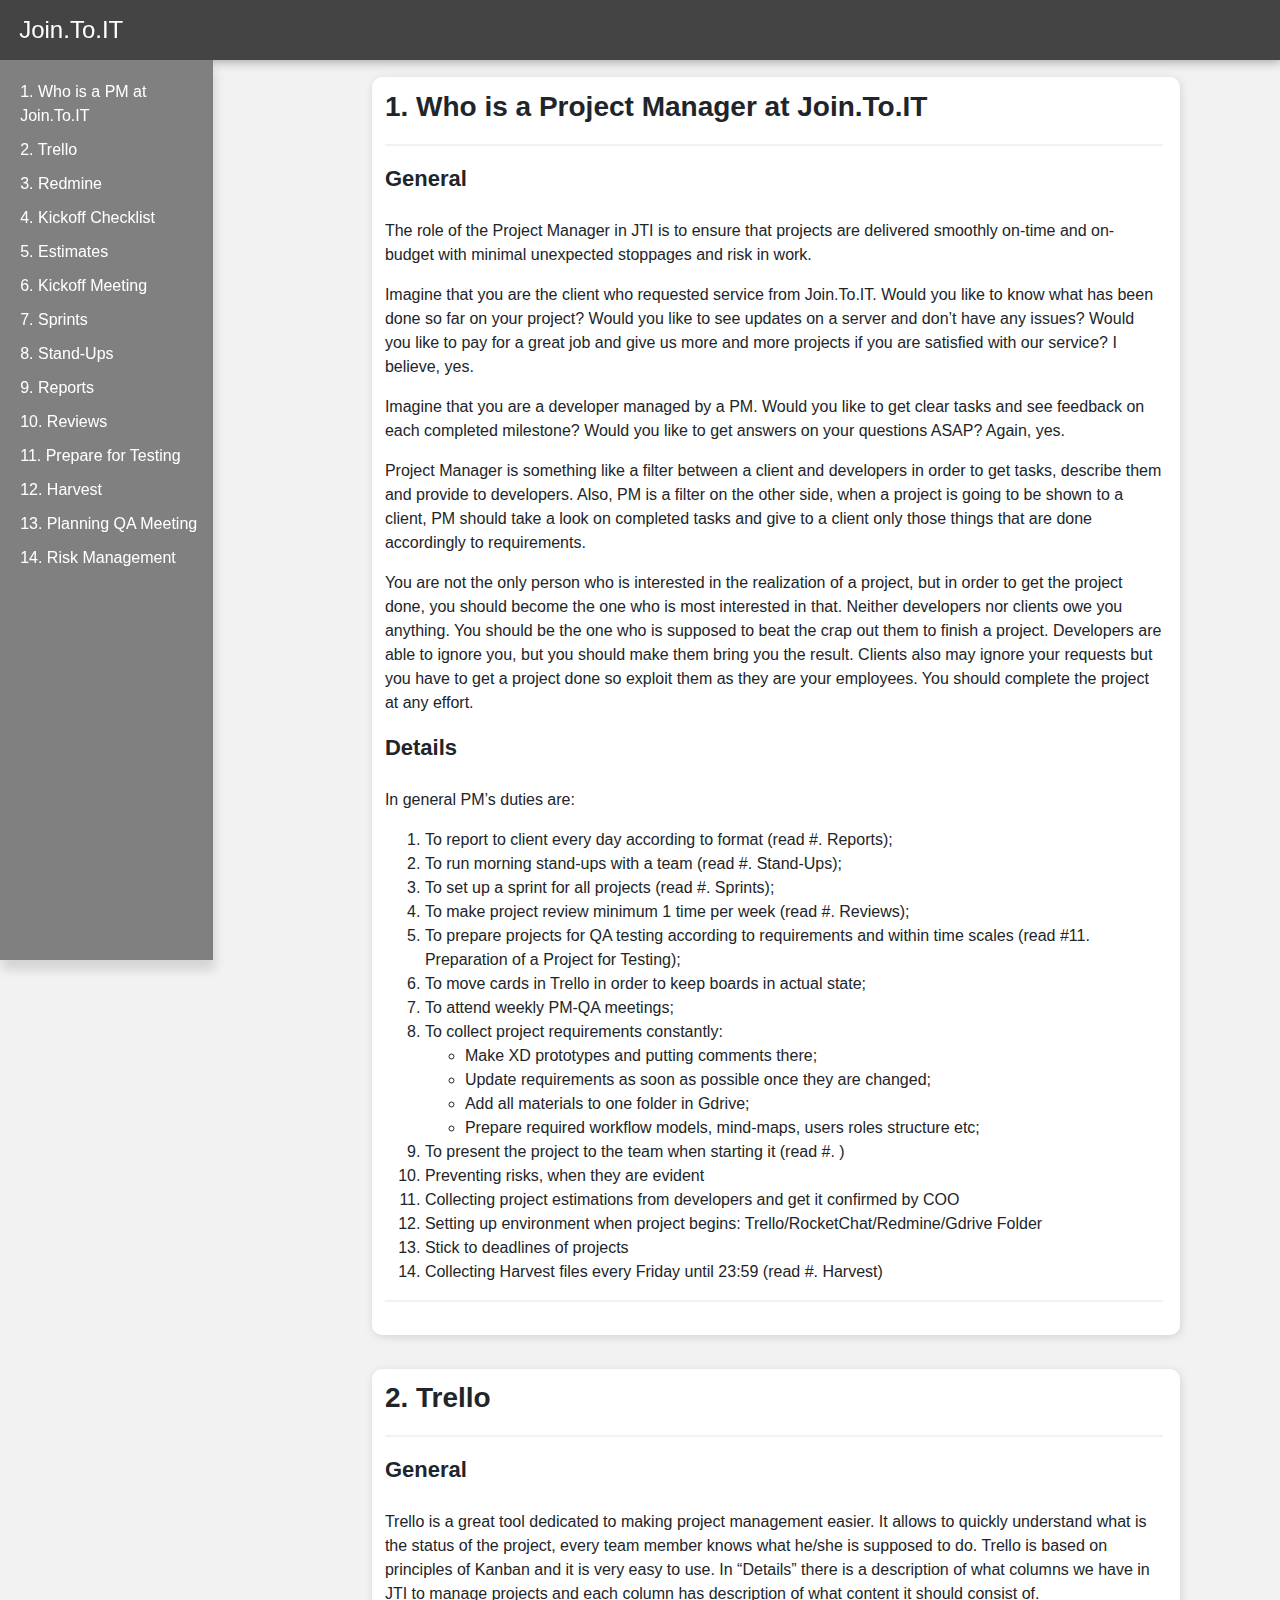
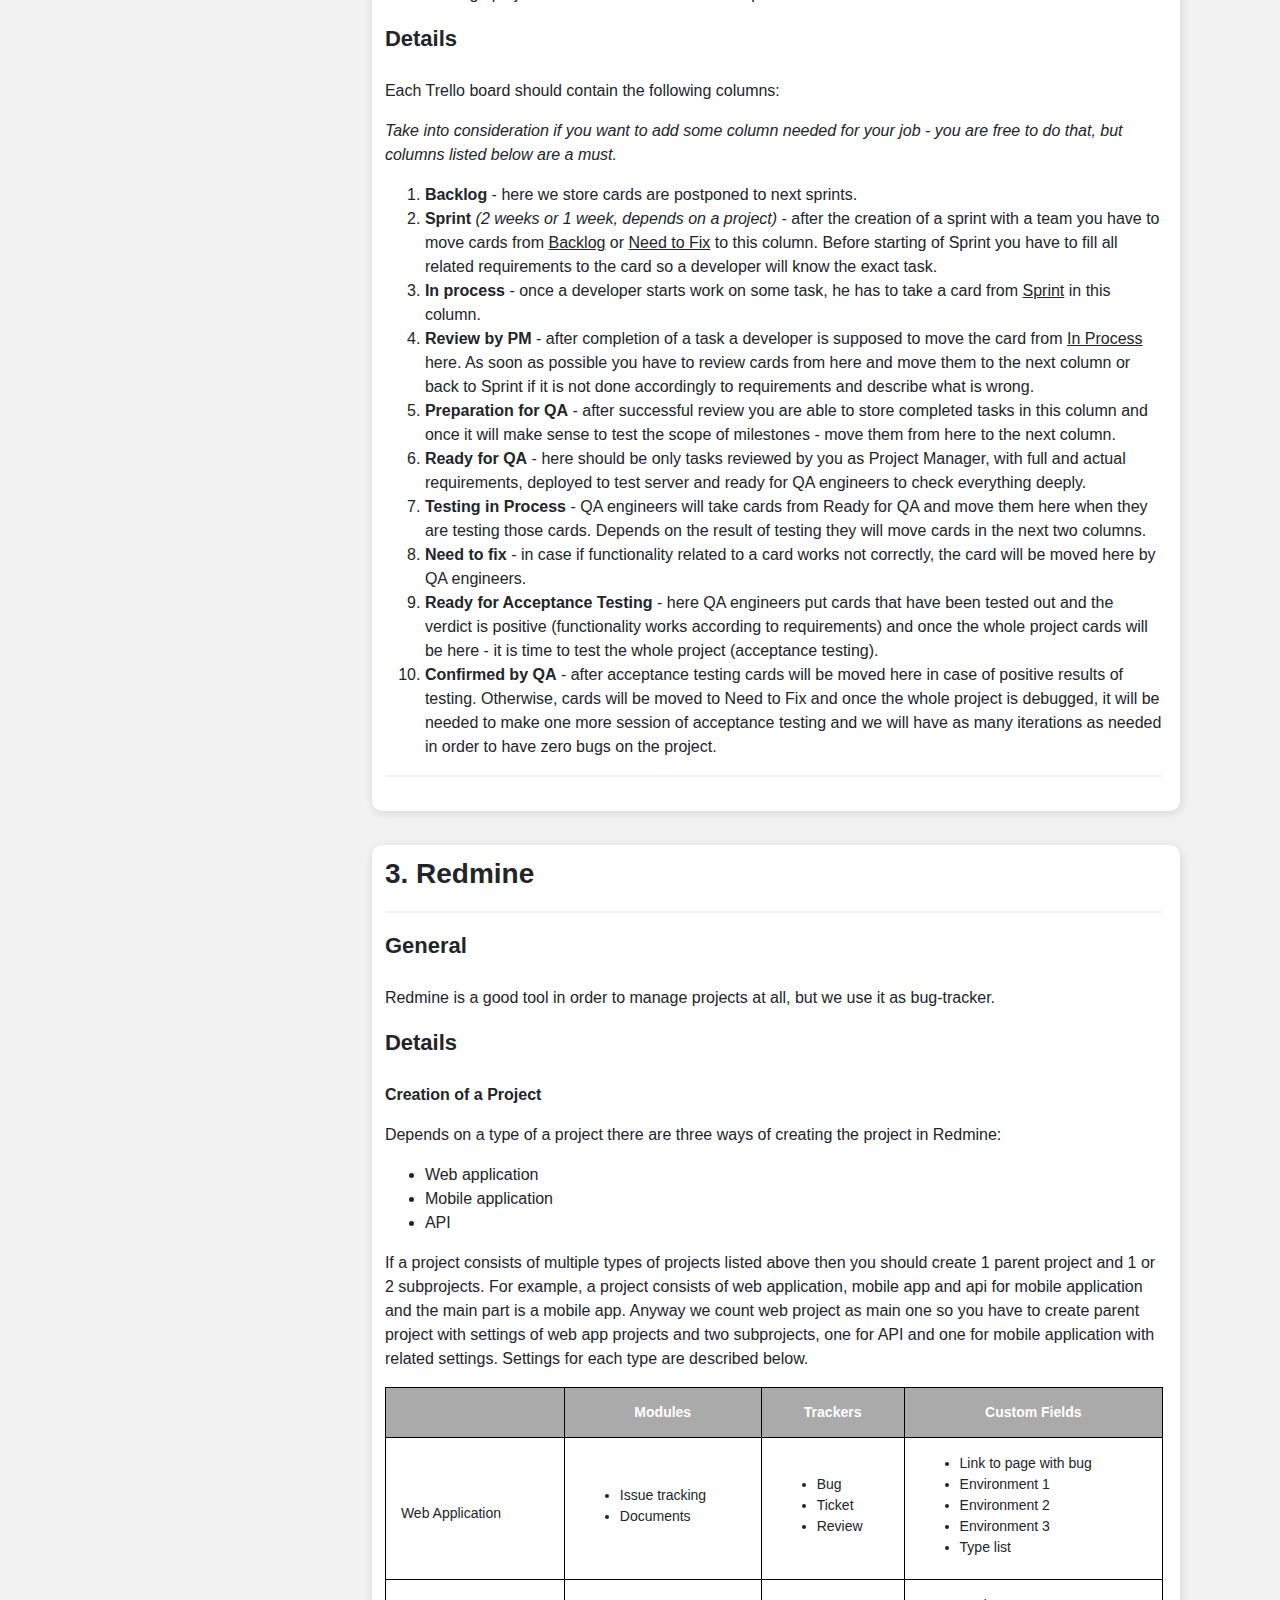
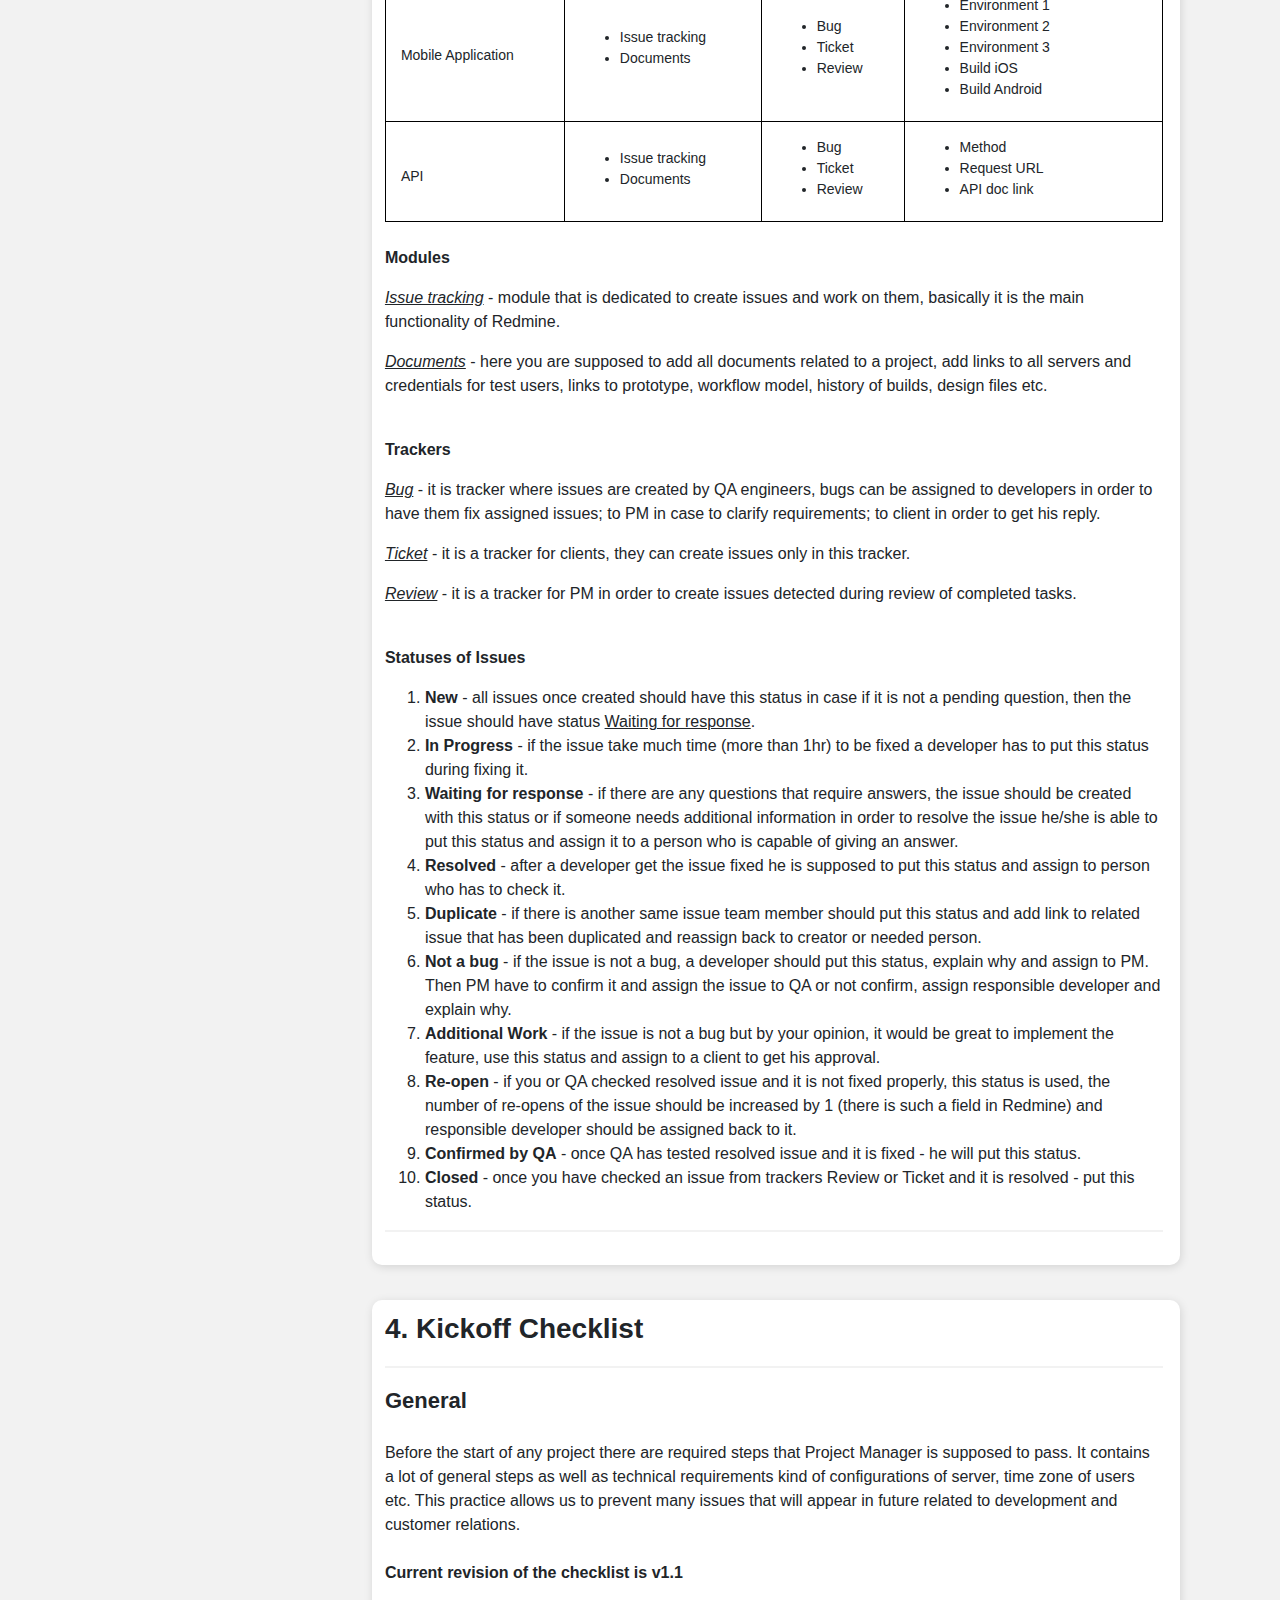
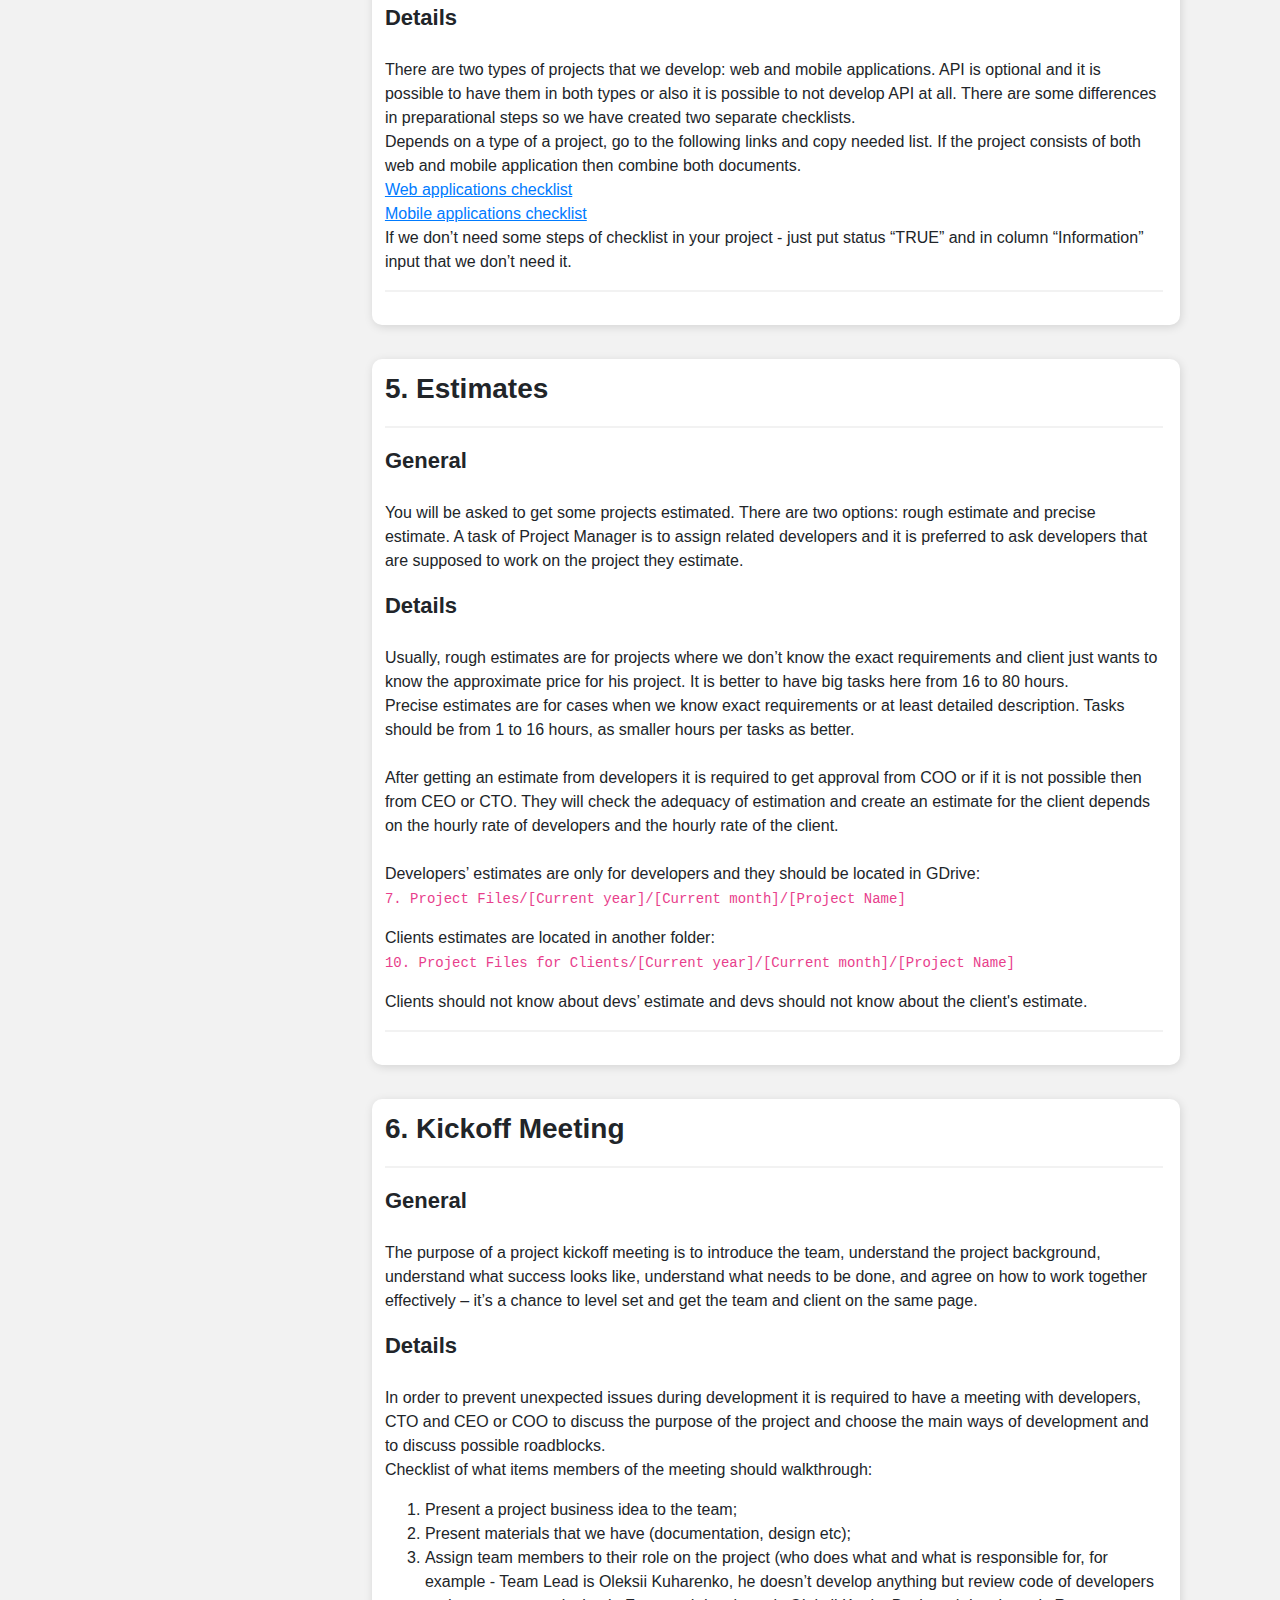
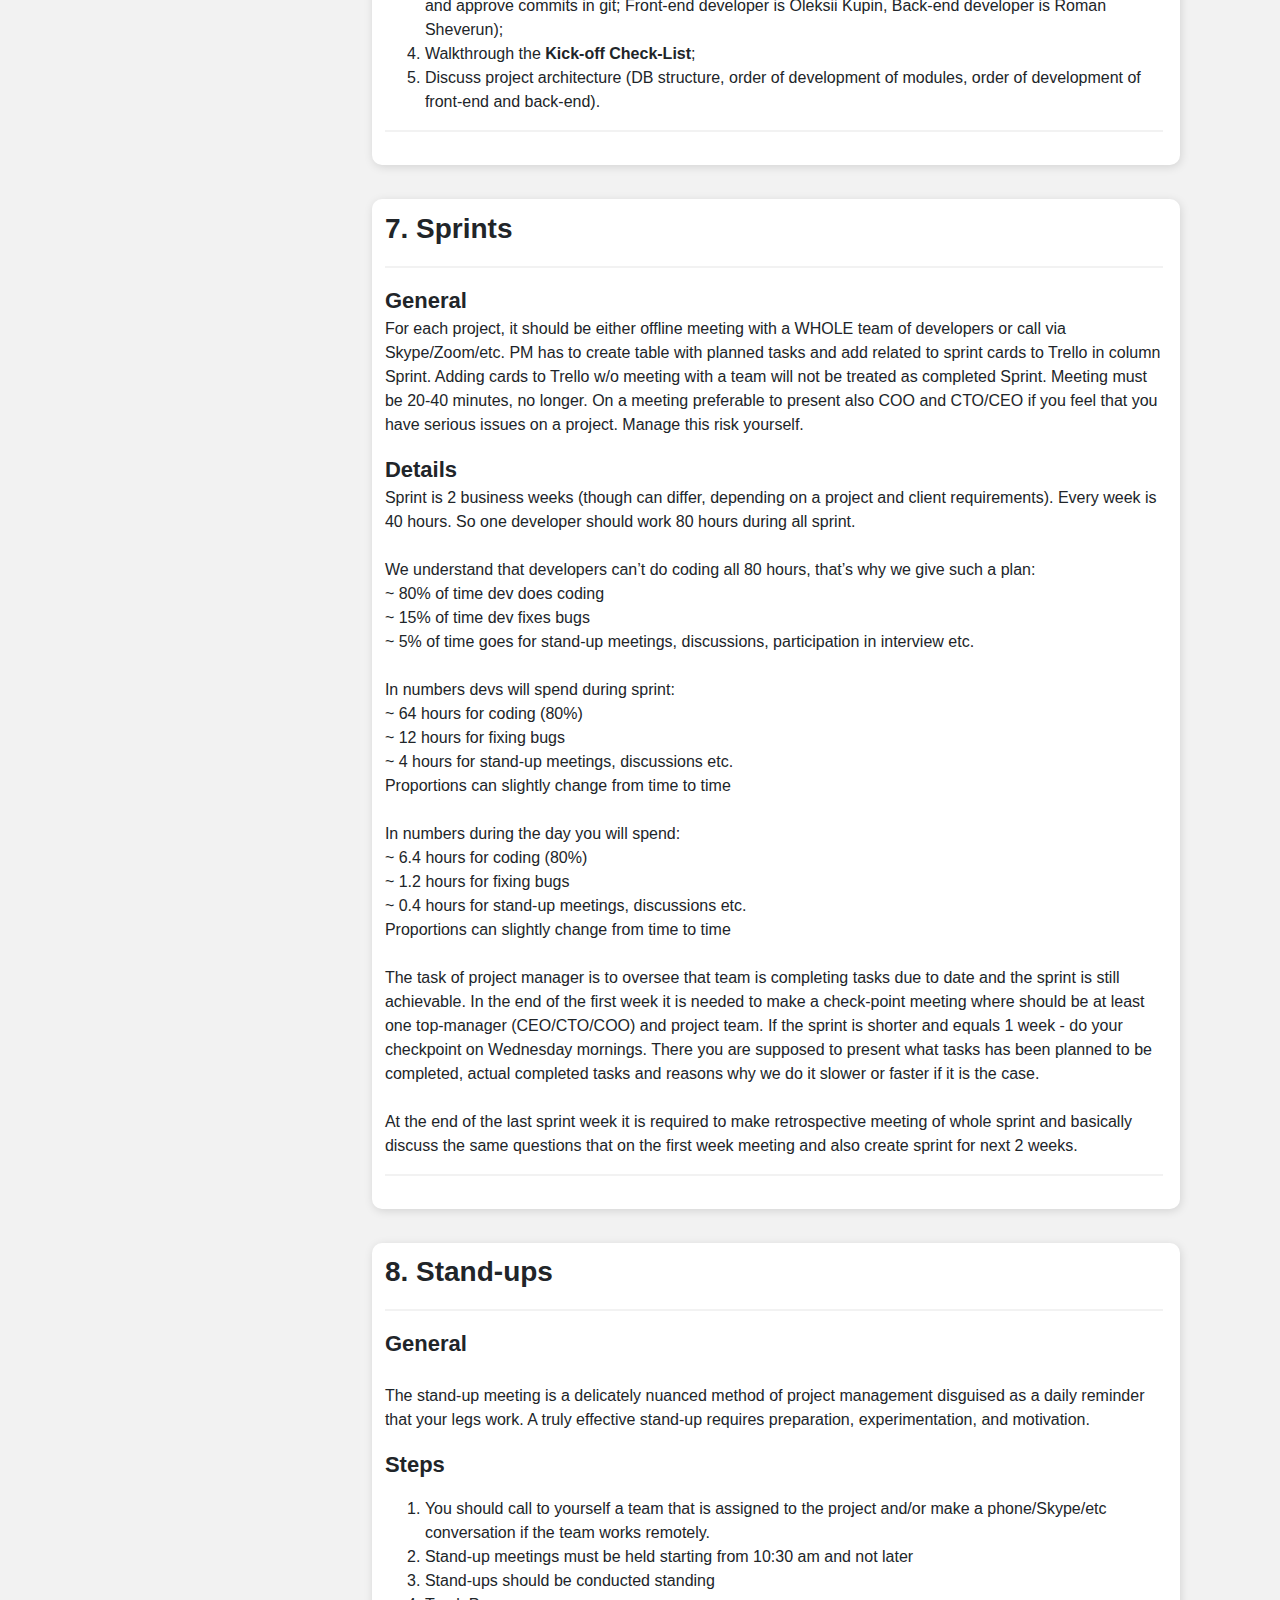
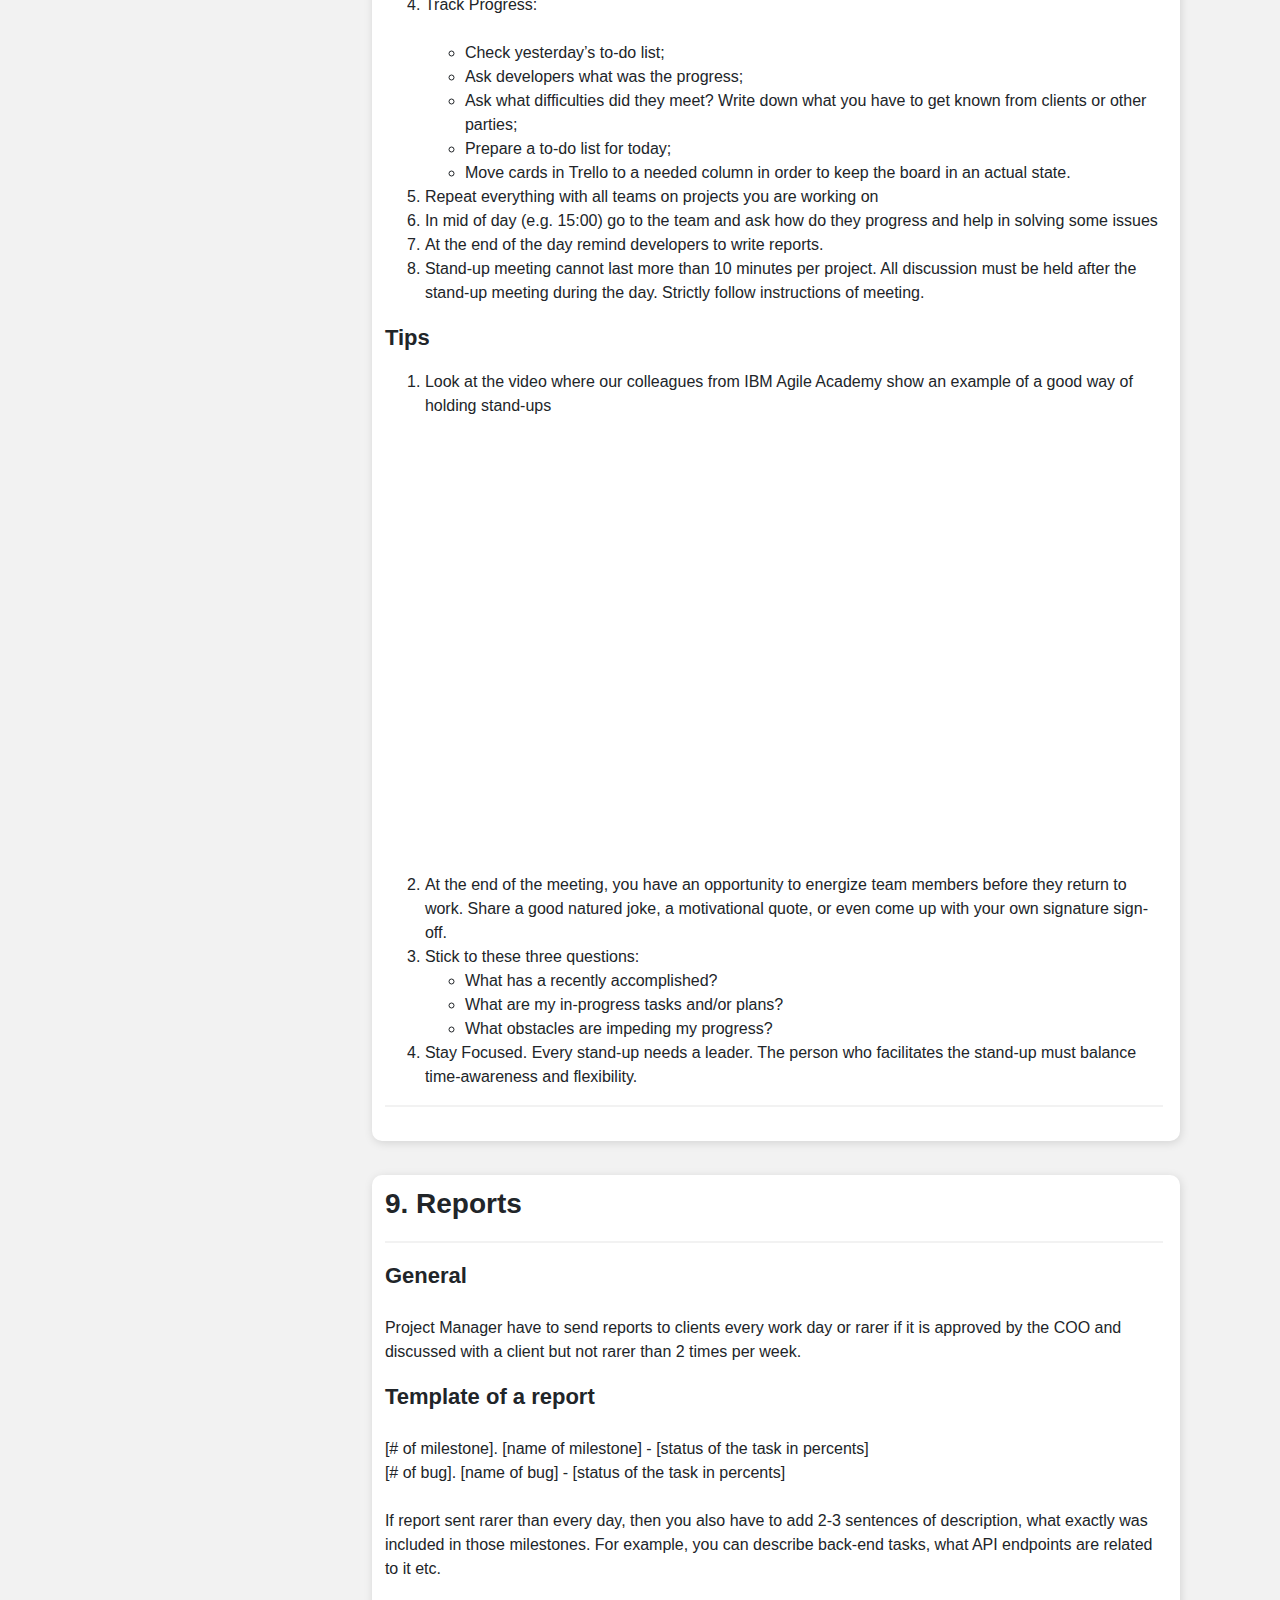
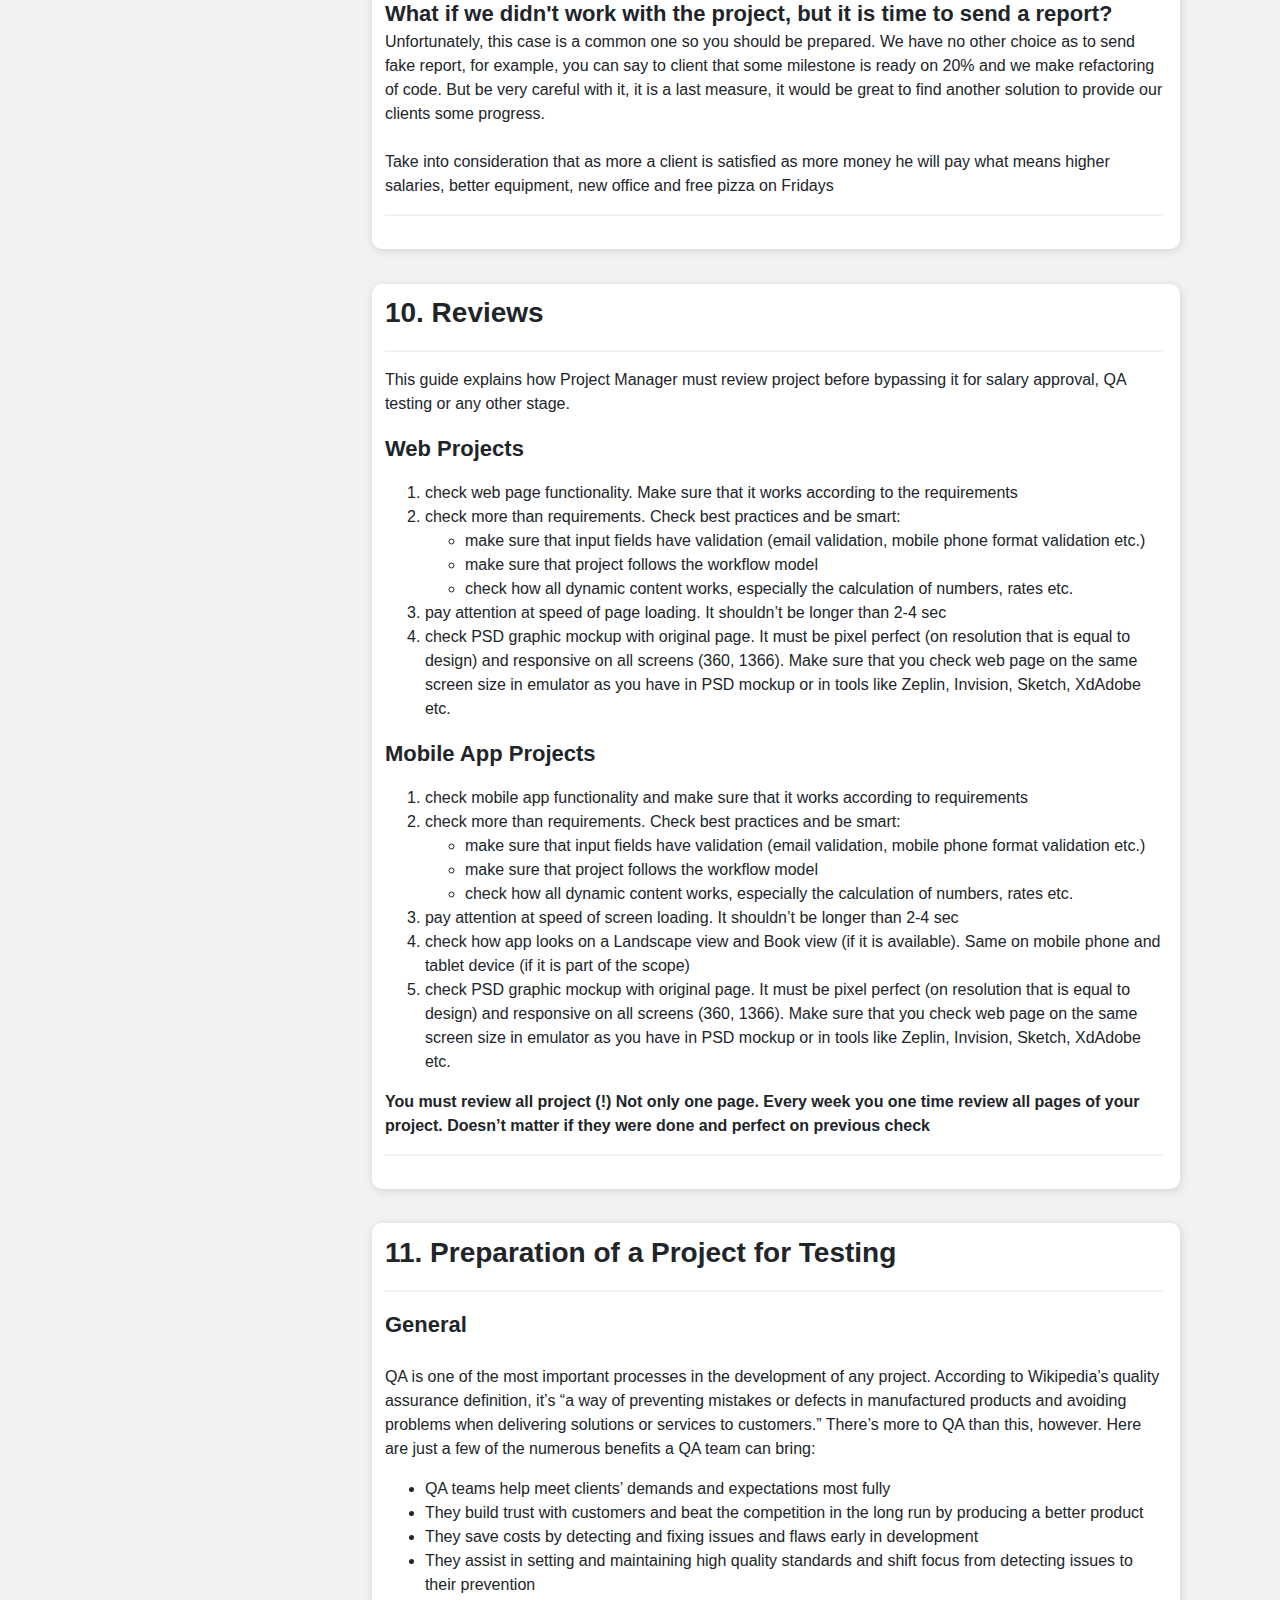
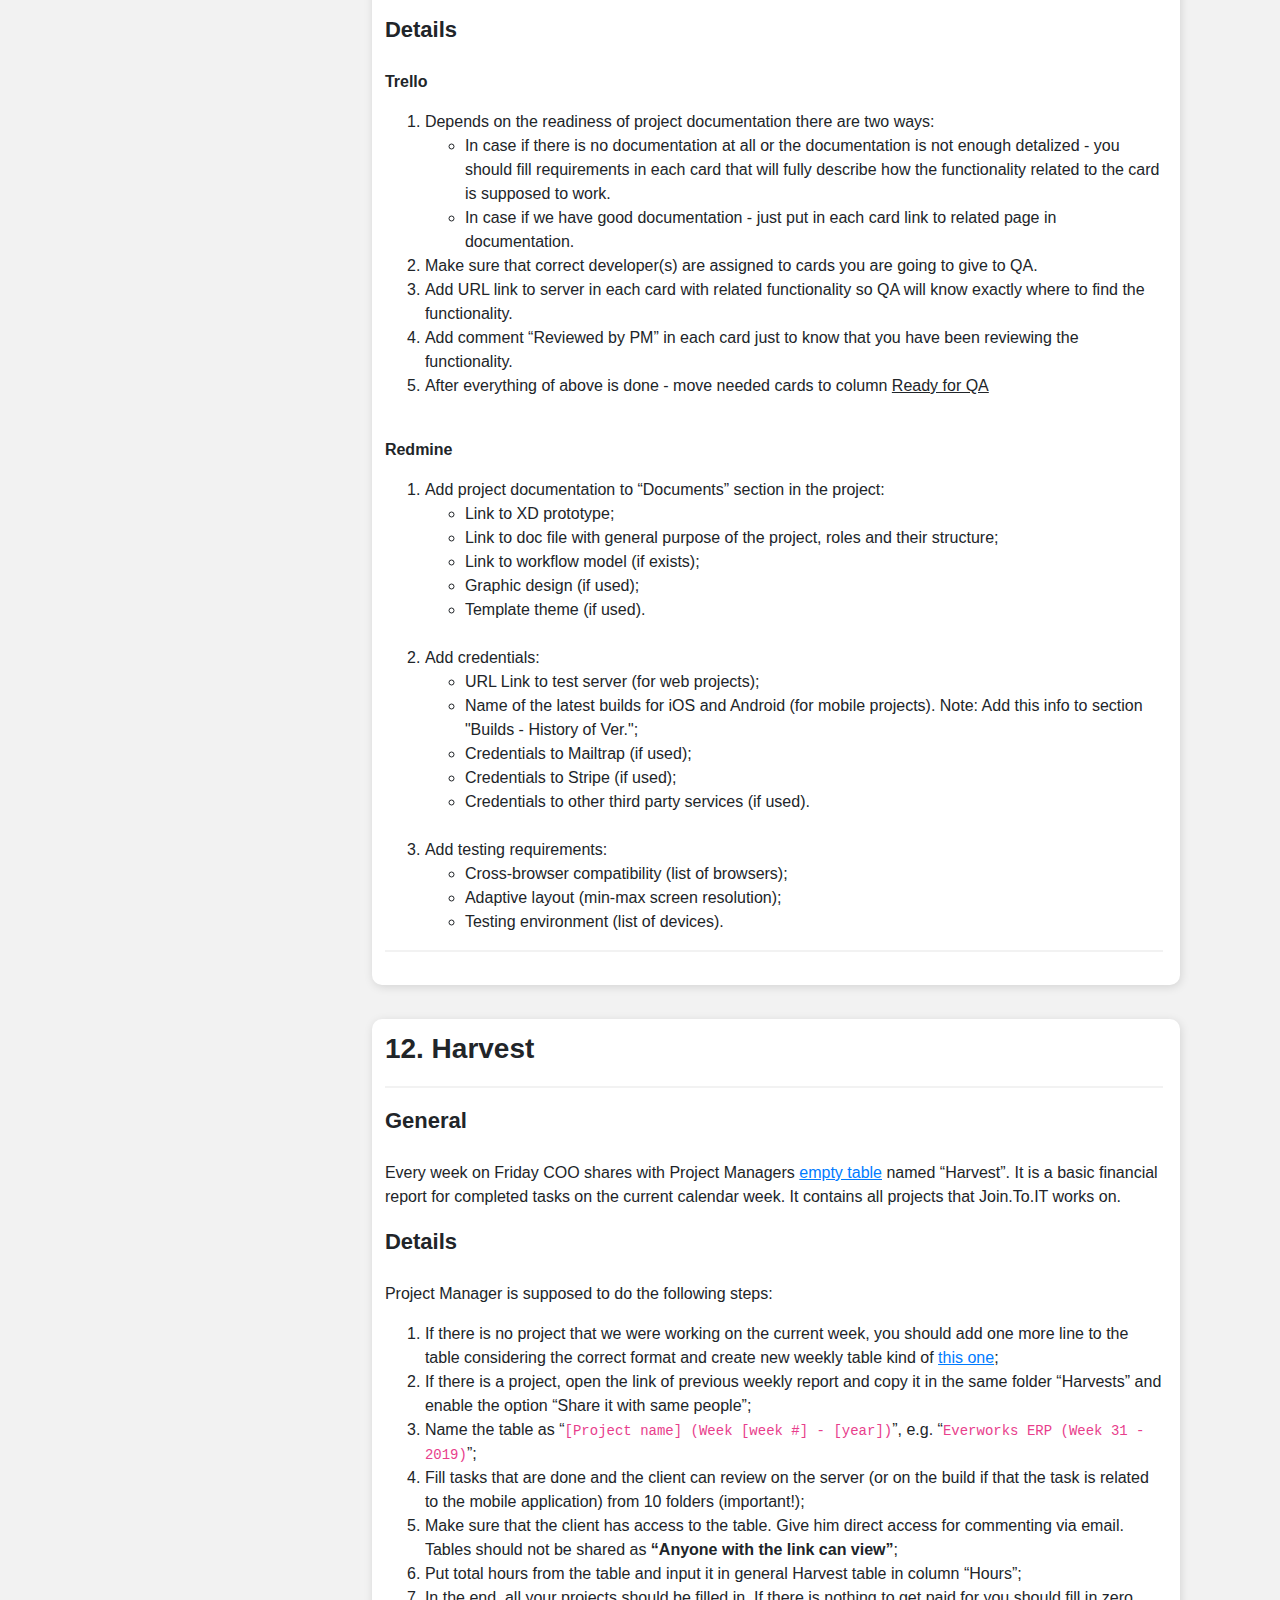
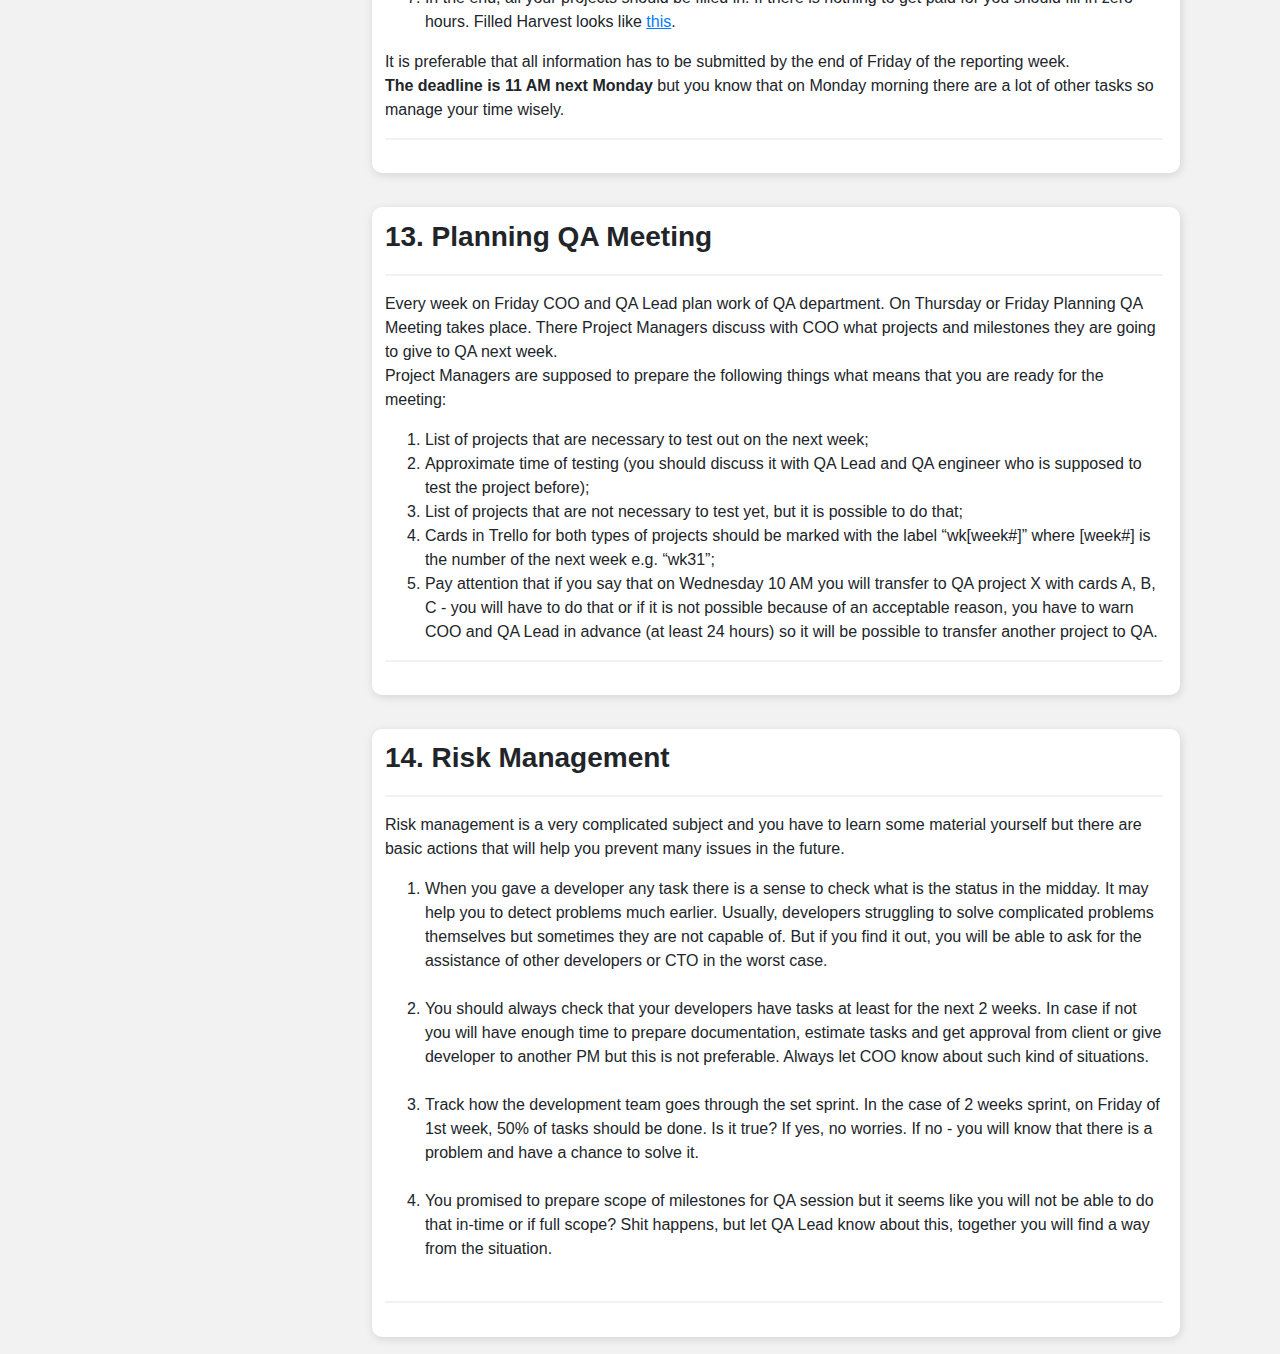
<file: pmbook.html>
<!DOCTYPE html>
<html>
<head>
    <meta charset="utf-8">
    <meta http-equiv="X-UA-Compatible" content="IE=edge">
    <title>Project Manager's Book</title>
    <link rel="stylesheet" href="./bootstrap-4.3.1-dist/css/bootstrap.css">
    <link rel="stylesheet" href="./bootstrap-4.3.1-dist/css/bootstrap-grid.css">
    <link rel="stylesheet" href="./pmbook.css">
</head>
<body>
    <div class="row col-12">
        <nav class="header">
            <span class="logo">Join.To.IT</span>
        </nav>
    </div>
    <div class="container">
        <div class="row"> 
            <div class="sidebar col-2">
                <ul class="ul-sidebar">
                    <li class="li-sidebar"><a href="#1" class="a-sidebar">1. Who is a PM at Join.To.IT</a></li>
                    <li class="li-sidebar"><a href="#2" class="a-sidebar">2. Trello</a></li>
                    <li class="li-sidebar"><a href="#3" class="a-sidebar">3. Redmine</a></li>
                    <li class="li-sidebar"><a href="#4" class="a-sidebar">4. Kickoff Checklist</a></li>
                    <li class="li-sidebar"><a href="#5" class="a-sidebar">5. Estimates</a></li>
                    <li class="li-sidebar"><a href="#6" class="a-sidebar">6. Kickoff Meeting</a></li>
                    <li class="li-sidebar"><a href="#7" class="a-sidebar">7. Sprints</a></li>
                    <li class="li-sidebar"><a href="#8" class="a-sidebar">8. Stand-Ups</a></li>
                    <li class="li-sidebar"><a href="#9" class="a-sidebar">9. Reports</a></li>
                    <li class="li-sidebar"><a href="#10" class="a-sidebar">10. Reviews</a></li>
                    <li class="li-sidebar"><a href="#11" class="a-sidebar">11. Prepare for Testing</a></li>
                    <li class="li-sidebar"><a href="#12" class="a-sidebar">12. Harvest</a></li>
                    <li class="li-sidebar"><a href="#13" class="a-sidebar">13. Planning QA Meeting</a></li>
                    <li class="li-sidebar"><a href="#13" class="a-sidebar">14. Risk Management</a></li>
                </ul>
            </div>

            <div class="content offset-3">
                <!--1 block-->
                <a class="anchor" id="1"></a>
                <div class="text-block">
                    <span class="main-title">1. Who is a Project Manager at Join.To.IT<br></span>
                    <hr>
                    <span class="sub-title">General<br></span>
                    <span class="text-content">
                        <p><br>The role of the Project Manager in JTI is to ensure that projects are delivered smoothly on-time and on-budget with minimal unexpected stoppages and risk in work.</p>
                        <p>Imagine that you are the client who requested service from Join.To.IT. Would you like to know what has been done so far on your project? Would you like to see updates on a server and don’t have any issues? Would you like to pay for a great job and give us more and more projects if you are satisfied with our service? I believe, yes.</p>
                        <p>Imagine that you are a developer managed by a PM. Would you like to get clear tasks and see feedback on each completed milestone? Would you like to get answers on your questions ASAP? Again, yes.</p>
                        <p>Project Manager is something like a filter between a client and developers in order to get tasks, describe them and provide to developers. Also, PM is a filter on the other side, when a project is going to be shown to a client, PM should take a look on completed tasks and give to a client only those things that are done accordingly to requirements.</p>
                        <p>You are not the only person who is interested in the realization of a project, but in order to get the project done, you should become the one who is most interested in that. Neither developers nor clients owe you anything. You should be the one who is supposed to beat the crap out them to finish a project. Developers are able to ignore you, but you should make them bring you the result. Clients also may ignore your requests but you have to get a project done so exploit them as they are your employees. You should complete the project at any effort.</p>
                    </span>
                    <span class="sub-title">Details<br></span>
                    <span class="text-content">
                        <p><br>In general PM’s duties are:</p>
                        <p>
                            <ol>
                                <li>To report to client every day according to format (read #. Reports);</li>
                                <li>To run morning stand-ups with a team (read #. Stand-Ups); </li>
                                <li>To set up a sprint for all projects (read #. Sprints);</li>
                                <li>To make project review minimum 1 time per week (read #. Reviews);</li>
                                <li>To prepare projects for QA testing according to requirements and within time scales (read #11. Preparation of a Project for Testing); </li>
                                <li>To move cards in Trello in order to keep boards in actual state;</li>
                                <li>To attend weekly PM-QA meetings;</li>
                                <li>To collect project requirements constantly:
                                    <ul>
                                        <li>Make XD prototypes and putting comments there;</li>
                                        <li>Update requirements as soon as possible once they are changed; </li>
                                        <li>Add all materials to one folder in Gdrive;</li>
                                        <li>Prepare required workflow models, mind-maps, users roles structure etc;</li>
                                    </ul>
                                </li>
                                <li>To present the project to the team when starting it (read #.  )</li>
                                <li>Preventing risks, when they are evident </li>
                                <li>Collecting project estimations from developers and get it confirmed by COO </li>
                                <li>Setting up environment when project begins: Trello/RocketChat/Redmine/Gdrive Folder </li>
                                <li>Stick to deadlines of projects</li>
                                <li>Collecting Harvest files every Friday until 23:59 (read #. Harvest)</li>
                            </ol>
                        </p>
                    </span>
                    <hr>
                </div>

                <!--2 block-->
                <a class="anchor" id="2"></a>
                <div class="text-block">
                    <span class="main-title">2. Trello<br></span>
                    <hr>
                    <span class="sub-title">General<br></span>
                    <span class="text-content">
                        <p>
                            <br>Trello is a great tool dedicated to making project management easier. It allows to quickly understand what is the status of the project, every team member knows what he/she is supposed to do. Trello is based on principles of Kanban and it is very easy to use. In “Details” there is a description of what columns we have in JTI to manage projects and each column has description of what content it should consist of.
                        </p>
                    </span>
                    <span class="sub-title">Details<br></span>
                    <span class="text-content">
                        <p><br>Each Trello board should contain the following columns:</p>
                        <p style="font-style: italic">Take into consideration if you want to add some column needed for your job - you are free to do that, but columns listed below are a must.</p>
                        <p>
                            <ol>
                                <li><b>Backlog</b> - here we store cards are postponed to next sprints.</li>
                                <li><b>Sprint</b> <i>(2 weeks or 1 week, depends on a project)</i> -  after the creation of a sprint with a team you have to move cards from <u>Backlog</u> or <u>Need to Fix</u> to this column. Before starting of Sprint you have to fill all related requirements to the card so a developer will know the exact task.</li>
                                <li><b>In process</b> - once a developer starts work on some task, he has to take a card from <u>Sprint</u> in this column.</li>
                                <li><b>Review by PM</b> - after completion of a task a developer is supposed to move the card from <u>In Process</u> here. As soon as possible you have to review cards from here and move them to the next column or back to Sprint if it is not done accordingly to requirements and describe what is wrong.</li>
                                <li><b>Preparation for QA</b> - after successful review you are able to store completed tasks in this column and once it will make sense to test the scope of milestones - move them from here to the next column.</li>
                                <li><b>Ready for QA</b> - here should be only tasks reviewed by you as Project Manager, with full and actual requirements, deployed to test server and ready for QA engineers to check everything deeply. </li>
                                <li><b>Testing in Process</b> - QA engineers will take cards from Ready for QA and move them here when they are testing those cards. Depends on the result of testing they will move cards in the next two columns.</li>
                                <li><b>Need to fix</b> - in case if functionality related to a card works not correctly, the card will be moved here by QA engineers.</li>
                                <li><b>Ready for Acceptance Testing</b> - here QA engineers put cards that have been tested out and the verdict is positive (functionality works according to requirements) and once the whole project cards will be here - it is time to test the whole project (acceptance testing).</li>
                                <li><b>Confirmed by QA</b> - after acceptance testing cards will be moved here in case of positive results of testing. Otherwise, cards will be moved to Need to Fix and once the whole project is debugged, it will be needed to make one more session of acceptance testing and we will have as many iterations as needed in order to have zero bugs on the project.</li>
                            </ol>
                        </p>
                    </span>
                    <hr>
                </div>

                <!--3 block-->
                <a class="anchor" id="3"></a>
                <div class="text-block">
                    <span class="main-title">3. Redmine<br></span>
                    <hr>
                    <span class="sub-title">General<br></span>
                    <span class="text-content">
                        <p>
                            <br>Redmine is a good tool in order to manage projects at all, but we use it as bug-tracker.
                        </p>
                    </span>
                    <span class="sub-title">Details<br></span>
                    <span class="text-content">
                        <p><br><b>Creation of a Project</b></p>
                        <p> Depends on a type of a project there are three ways of creating the project in Redmine:
                            <ul>
                                <li>Web application</li>
                                <li>Mobile application</li>
                                <li>API</li>
                            </ul>
                        </p>
                        <p>
                            If a project consists of multiple types of projects listed above then you should create 1 parent project and 1 or 2 subprojects. For example, a project consists of web application, mobile app and api for mobile application and the main part is a mobile app. Anyway we count web project as main one so you have to create parent project with settings of web app projects and two subprojects, one for API and one for mobile application with related settings. Settings for each type are described below.
                    </p>
                    <div style="overflow-x:auto;">    
                        <table>
                            <tbody>
                                <tr>
                                    <th></th>
                                    <th>Modules</th>
                                    <th>Trackers</th>
                                    <th>Custom Fields</th>
                                </tr>
                                <tr>
                                    <td>Web Application</td>
                                    <td>
                                        <ul>
                                            <li>Issue tracking</li>
                                            <li>Documents</li>
                                        </ul>
                                    </td>
                                    <td>
                                        <ul>
                                            <li>Bug</li>
                                            <li>Ticket</li>
                                            <li>Review</li>
                                        </ul>
                                    </td>
                                    <td>
                                        <ul>
                                            <li>Link to page with bug</li>
                                            <li>Environment 1</li>
                                            <li>Environment 2</li>
                                            <li>Environment 3</li>
                                            <li>Type list</li>
                                        </ul>
                                    </td>
                                </tr>
                                <tr>
                                    <td>Mobile Application</td>
                                    <td>
                                        <ul>
                                            <li>Issue tracking</li>
                                            <li>Documents</li>
                                        </ul>
                                    </td>
                                    <td>
                                        <ul>
                                            <li>Bug</li>
                                            <li>Ticket</li>
                                            <li>Review</li>
                                        </ul>
                                    </td>
                                    <td>
                                        <ul>
                                            <li>Environment 1</li>
                                            <li>Environment 2</li>
                                            <li>Environment 3</li>
                                            <li>Build iOS</li>
                                            <li>Build Android</li>
                                        </ul>
                                    </td>
                                </tr>
                                <tr>
                                    <td>API</td>
                                    <td>
                                        <ul>
                                            <li>Issue tracking</li>
                                            <li>Documents</li>
                                        </ul>
                                    </td>
                                    <td>
                                        <ul>
                                            <li>Bug</li>
                                            <li>Ticket</li>
                                            <li>Review</li>
                                        </ul>
                                    </td>
                                    <td>
                                        <ul>
                                            <li>Method</li>
                                            <li>Request URL</li>
                                            <li>API doc link</li>
                                        </ul>
                                    </td>
                                </tr>
                            </tbody>
                        </table>
                    </div>
                    <p><br><b>Modules</b></p>
                    <p><i><u>Issue tracking</i></u> - module that is dedicated to create issues and work on them, basically it is the main functionality of Redmine.</p>
                    <p><i><u>Documents</i></u> - here you are supposed to add all documents related to a project, add links to all servers and credentials for test users, links to prototype, workflow model, history of builds, design files etc.</p>

                    <p><br><b>Trackers</b></p>
                    <p><i><u>Bug</i></u> - it is tracker where issues are created by QA engineers, bugs can be assigned to developers in order to have them fix assigned issues; to PM in case to clarify requirements; to client in order to get his reply.</p>
                    <p><i><u>Ticket</i></u> - it is a tracker for clients, they can create issues only in this tracker.</p>
                    <p><i><u>Review</i></u> - it is a tracker for PM in order to create issues detected during review of completed tasks.</p>

                    <p><br><b>Statuses of Issues</b></p>
                    <ol>
                        <li><b>New</b> - all issues once created should have this status in case if it is not a pending question, then the issue should have status <u>Waiting for response</u>.</li>
                        <li><b>In Progress</b> - if the issue take much time (more than 1hr) to be fixed a developer has to put this status during fixing it.</li>
                        <li><b>Waiting for response</b> - if there are any questions that require answers, the issue should be created with this status or if someone needs additional information in order to resolve the issue he/she is able to put this status and assign it to a person who is capable of giving an answer.</li>
                        <li><b>Resolved</b> - after a developer get the issue fixed he is supposed to put this status and assign to person who has to check it.</li>
                        <li><b>Duplicate</b> - if there is another same issue team member should put this status and add link to related issue that has been duplicated and reassign back to creator or needed person.</li>
                        <li><b>Not a bug</b> - if the issue is not a bug, a developer should put this status, explain why and assign to PM. Then PM have to confirm it and assign the issue to QA or not confirm, assign responsible developer and explain why.</li>
                        <li><b>Additional Work</b> - if the issue is not a bug but by your opinion, it would be great to implement the feature, use this status and assign to a client to get his approval.</li>
                        <li><b>Re-open</b> - if you or QA checked resolved issue and it is not fixed properly, this status is used, the number of re-opens of the issue should be increased by 1 (there is such a field in Redmine) and responsible developer should be assigned back to it.</li>
                        <li><b>Confirmed by QA</b> - once QA has tested resolved issue and it is fixed - he will put this status.</li>
                        <li><b>Closed</b> - once you have checked an issue from trackers Review or Ticket and it is resolved - put this status.</li>
                    </ol>
                    </span>
                    <hr>
                </div>

                <!--4 block-->
                <a class="anchor" id="4"></a>
                <div class="text-block">
                    <span class="main-title">4. Kickoff Checklist<br></span>
                    <hr>
                    <span class="sub-title">General<br></span>
                    <span class="text-content">
                        <p>
                            <br>Before the start of any project there are required steps that Project Manager is supposed to pass. It contains a lot of general steps as well as technical requirements kind of configurations of server, time zone of users etc. This practice allows us to prevent many issues that will appear in future related to development and customer relations.
                            <br><br><b>Current revision of the checklist is v1.1</b>
                        </p>
                    </span>
                    <span class="sub-title">Details<br></span>
                    <span class="text-content">
                        <p>
                            <br>There are two types of projects that we develop: web and mobile applications. API is optional and it is possible to have them in both types or also it is possible to not develop API at all. There are some differences in preparational steps so we have created two separate checklists.
                            <br>Depends on a type of a project, go to the following links and copy needed list. If the project consists of both web and mobile application then combine both documents.
                            <br><a href="https://docs.google.com/spreadsheets/d/1goeDhTx5RwKdK1kpDjiB-3NJPjZR2q6oOVMC-tyjOd8/" target="_blank"><u>Web applications checklist</u></a>
                            <br><a href="https://docs.google.com/spreadsheets/d/1goeDhTx5RwKdK1kpDjiB-3NJPjZR2q6oOVMC-tyjOd8/edit#gid=1200214743/" target="_blank"><u>Mobile applications checklist</u></a>
                            <br>If we don’t need some steps of checklist in your project - just put status “TRUE” and in column “Information” input that we don’t need it.
                        </p>
                    </span>
                    <hr>
                </div>

                <!--5 block-->
                <a class="anchor" id="5"></a>
                <div class="text-block">
                    <span class="main-title">5. Estimates<br></span>
                    <hr>
                    <span class="sub-title">General<br></span>
                    <span class="text-content">
                        <p>
                            <br>You will be asked to get some projects estimated. There are two options: rough estimate and precise estimate. A task of Project Manager is to assign related developers and it is preferred to ask developers that are supposed to work on the project they estimate.
                        </p>
                    </span>
                    <span class="sub-title">Details<br></span>
                    <span class="text-content">
                        <p>
                            <br>Usually, rough estimates are for projects where we don’t know the exact requirements and client just wants to know the approximate price for his project. It is better to have big tasks here from 16 to 80 hours.
                            <br>Precise estimates are for cases when we know exact requirements or at least detailed description. Tasks should be from 1 to 16 hours, as smaller hours per tasks as better.
                            <br>    
                            <br>After getting an estimate from developers it is required to get approval from COO or if it is not possible then from CEO or CTO. They will check the adequacy of estimation and create an estimate for the client depends on the hourly rate of developers and the hourly rate of the client. 
                            <br>
                            <br>Developers’ estimates are only for developers and they should be located in GDrive: 
                            <br><code>7. Project Files/[Current year]/[Current month]/[Project Name]</code></p> 
                            Clients estimates are located in another folder:
                            <br><p><code>10. Project Files for Clients/[Current year]/[Current month]/[Project Name]</code></p>
                            Clients should not know about devs’ estimate and devs should not know about the client's estimate.
                        </p>
                    </span>
                    <hr>
                </div>

                <!--6 block-->
                <a class="anchor" id="6"></a>
                <div class="text-block">
                    <span class="main-title">6. Kickoff Meeting<br></span>
                    <hr>
                    <span class="sub-title">General<br></span>
                    <span class="text-content">
                        <p>
                            <br>The purpose of a project kickoff meeting is to introduce the team, understand the project background, understand what success looks like, understand what needs to be done, and agree on how to work together effectively – it’s a chance to level set and get the team and client on the same page.
                        </p>
                    </span>
                    <span class="sub-title">Details<br></span>
                    <span class="text-content">
                        <p>
                            <br>In order to prevent unexpected issues during development it is required to have a meeting with developers, CTO and CEO or COO to discuss the purpose of the project and choose the main ways of development and to discuss possible roadblocks.

                            <br>Checklist of what items members of the meeting should walkthrough:
                            <ol>
                                <li>Present a project business idea to the team;</li>
                                <li>Present materials that we have (documentation, design etc);</li>
                                <li>Assign team members to their role on the project (who does what and what is responsible for, for example - Team Lead is Oleksii Kuharenko, he doesn’t develop anything but review code of developers and approve commits in git; Front-end developer is Oleksii Kupin, Back-end developer is Roman Sheverun);</li>
                                <li>Walkthrough the <b>Kick-off Check-List</b>;</li>
                                <li>Discuss project architecture (DB structure, order of development of modules, order of development of front-end and back-end).</li>
                            </ol>
                        </p>
                    </span>
                    <hr>
                </div>

                <!--7 block-->
                <a class="anchor" id="7"></a>
                <div class="text-block">
                    <span class="main-title">7. Sprints<br></span>
                    <hr>
                    <span class="sub-title">General<br></span>
                    <span class="text-content">
                        <p>
                            For each project, it should be either offline meeting with a WHOLE team of developers or call via Skype/Zoom/etc. PM has to create table with planned tasks and add related to sprint cards to Trello in column Sprint. Adding cards to Trello w/o meeting with a team will not be treated as completed Sprint. Meeting must be 20-40 minutes, no longer. On a meeting preferable to present also COO and CTO/CEO if you feel that you have serious issues on a project. Manage this risk yourself.
                        </p>
                    </span>
                    <span class="sub-title">Details<br></span>
                    <span class="text-content">
                        <p>
                            Sprint is 2 business weeks (though can differ, depending on a project and client requirements). Every week is 40 hours. So one developer should work 80 hours during all sprint.
                            <br>
                            <br>We understand that developers can’t do coding all 80 hours, that’s why we give such a plan:
                            <br>~ 80% of time dev does coding
                            <br>~ 15% of time dev fixes bugs
                            <br>~ 5% of time goes for stand-up meetings, discussions, participation in interview etc.
                            <br>
                            <br>In numbers devs will spend during sprint:
                            <br>~ 64 hours for coding (80%)
                            <br>~ 12 hours for fixing bugs
                            <br>~ 4 hours for stand-up meetings, discussions etc.
                            <br>Proportions can slightly change from time to time
                            <br>
                            <br>In numbers during the day you will spend:
                            <br>~ 6.4 hours for coding (80%)
                            <br>~ 1.2 hours for fixing bugs
                            <br>~ 0.4 hours for stand-up meetings, discussions etc.
                            <br>Proportions can slightly change from time to time
                            <br>
                            <br>The task of project manager is to oversee that team is completing tasks due to date and the sprint is still achievable. In the end of the first week it is needed to make a check-point meeting where should be at least one top-manager (CEO/CTO/COO) and project team. If the sprint is shorter and equals 1 week - do your checkpoint on Wednesday mornings.  There you are supposed to present what tasks has been planned to be completed, actual completed tasks and reasons why we do it slower or faster if it is the case.
                            <br>
                            <br>At the end of the last sprint week it is required to make retrospective meeting of whole sprint and basically discuss the same questions that on the first week meeting and also create sprint for next 2 weeks.
                        </p>
                    </span>
                    <hr>
                </div>

                <!--8 block-->
                <a class="anchor" id="8"></a>
                <div class="text-block">
                    <span class="main-title">8. Stand-ups</span>
                    <hr>
                    <span class="sub-title">General</span>
                    <span class="text-content">
                        <p>
                            <br>The stand-up meeting is a delicately nuanced method of project management disguised as a daily reminder that your legs work. A truly effective stand-up requires preparation, experimentation, and motivation.
                        </p>
                    </span>
                    <span class="sub-title">Steps</span>
                    <span class="text-content">
                        <p><ol>
                            <li>You should call to yourself a team that is assigned to the project and/or make a phone/Skype/etc conversation if the team works remotely.</li>
                            <li>Stand-up meetings must be held starting from 10:30 am and not later</li>
                            <li>Stand-ups should be conducted standing</li>
                            <li>
                                Track Progress:
                                <ul>
                                    <br>
                                    <li>Check yesterday’s to-do list;</li>
                                    <li>Ask developers what was the progress;</li>
                                    <li>Ask what difficulties did they meet? Write down what you have to get known from clients or other parties;</li>
                                    <li>Prepare a to-do list for today;</li>
                                    <li>Move cards in Trello to a needed column in order to keep the board in an actual state.</li>
                                </ul>
                            </li>
                            <li>Repeat everything with all teams on projects you are working on</li>
                            <li>In mid of day (e.g. 15:00) go to the team and ask how do they progress and help in solving some issues</li>
                            <li>At the end of the day remind developers to write reports.</li>
                            <li>Stand-up meeting cannot last more than 10 minutes per project. All discussion must be held after the stand-up meeting during the day. Strictly follow instructions of meeting.</li>
                        </ol></p>
                    </span>
                    <span class="sub-title">Tips</span>
                    <span class="text-content">
                        <p>
                            <ol>
                                <li>Look at the video where our colleagues from IBM Agile Academy show an example of a good way of holding stand-ups</li>
                                <br><iframe width="95%" height="400px" src="https://www.youtube.com/embed/GzQjGhD5tSU" frameborder="0" allow="accelerometer; encrypted-media; gyroscope; picture-in-picture" allowfullscreen></iframe><br><br>
                                <li>At the end of the meeting, you have an opportunity to energize team members before they return to work. Share a good natured joke, a motivational quote, or even come up with your own signature sign-off.</li>
                                <li>Stick to these three questions:
                                    <ul>
                                        <li>What has a recently accomplished?</li>
                                        <li>What are my in-progress tasks and/or plans?</li>
                                        <li>What obstacles are impeding my progress?</li>
                                    </ul>
                                </li>
                                <li>Stay Focused. Every stand-up needs a leader. The person who facilitates the stand-up must balance time-awareness and flexibility.</li>
                            </ol>
                        </p>
                    </span>
                    <hr>
                </div>

                <!--9 block-->
                <a class="anchor" id="9"></a>
                <div class="text-block">
                    <span class="main-title">9. Reports</span>
                    <hr>
                    <span class="sub-title">General</span>
                    <span class="text-content">
                        <p>
                            <br>Project Manager have to send reports to clients every work day or rarer if it is approved by the COO and discussed with a client but not rarer than 2 times per week.
                        </p>
                    </span>
                    <span class="sub-title">Template of a report</span>
                    <span class="text-content">
                        <p>
                            <br>[# of milestone]. [name of milestone] - [status of the task in percents]
                            <br>[# of bug]. [name of bug] - [status of the task in percents]
                            <br>
                            <br>If report sent rarer than every day, then you also have to add 2-3 sentences of description, what exactly was included in those milestones. For example, you can describe back-end tasks, what API endpoints are related to it etc.
                        </p>
                    </span>
                    <span class="sub-title">What if we didn't work with the project, but it is time to send a report?<br></span>
                    <span class="text-content">
                        <p>Unfortunately, this case is a common one so you should be prepared. We have no other choice as to send fake report, for example, you can say to client that some milestone is ready on 20% and we make refactoring of code. But be very careful with it, it is a last measure, it would be great to find another solution to provide our clients some progress.
                        <br>
                        <br>Take into consideration that as more a client is satisfied as more money he will pay what means higher salaries, better equipment, new office and free pizza on Fridays</p>
                    </span>
                    <hr>
                </div>

                <!--10 block-->
                <a class="anchor" id="10"></a>
                <div class="text-block">
                    <span class="main-title">10. Reviews<br></span>
                    <hr>
                    <span class="text-content"><p>This guide explains how Project Manager must review project before bypassing it for salary approval, QA testing or any other stage.</p></span>
                    <span class="sub-title">Web Projects<br></span>
                    <span class="text-content">
                        <p>
                            <ol>
                                <li>check web page functionality. Make sure that it works according to the requirements</li>
                                <li>
                                    check more than requirements. Check best practices and be smart:
                                    <ul>
                                        <li>make sure that input fields have validation (email validation, mobile phone format validation etc.)</li>
                                        <li>make sure that project follows the workflow model</li>
                                        <li>check how all dynamic content works, especially the calculation of numbers, rates etc.</li>
                                    </ul>
                                </li>
                                <li>pay attention at speed of page loading. It shouldn’t be longer than 2-4 sec</li>
                                <li>check PSD graphic mockup with original page. It must be pixel perfect (on resolution that is equal to design) and responsive on all screens (360, 1366). Make sure that you check web page on the same screen size in emulator as you have in PSD mockup or in tools like Zeplin, Invision, Sketch, XdAdobe etc.</li>
                            </ol>
                        </p>
                    </span>
                    <span class="sub-title">Mobile App Projects</span>
                    <span class="text-content">
                        <p>
                            <ol>
                                <li>check mobile app functionality and make sure that it works according to requirements</li>
                                <li>
                                    check more than requirements. Check best practices and be smart:
                                    <ul>
                                        <li>make sure that input fields have validation (email validation, mobile phone format validation etc.)</li>
                                        <li>make sure that project follows the workflow model</li>
                                        <li>check how all dynamic content works, especially the calculation of numbers, rates etc.</li>
                                    </ul>
                                </li>
                                <li>pay attention at speed of screen loading. It shouldn’t be longer than 2-4 sec</li>
                                <li>check how app looks on a Landscape view and Book view (if it is available). Same on mobile phone and tablet device (if it is part of the scope)</li>
                                <li>check PSD graphic mockup with original page. It must be pixel perfect (on resolution that is equal to design) and responsive on all screens (360, 1366). Make sure that you check web page on the same screen size in emulator as you have in PSD mockup or in tools like Zeplin, Invision, Sketch, XdAdobe etc.</li>
                            </ol>
                        </p>
                    </span>
                    <span class="text-content"><b>You must review all project (!) Not only one page. Every week you one time review all pages of your project. Doesn’t matter if they were done and perfect on previous check<br></b></span>
                    <hr>
                </div>

                <!--11 block-->
                <a class="anchor" id="11"></a>
                <div class="text-block">
                    <span class="main-title">11. Preparation of a Project for Testing<br></span>
                    <hr>
                    <span class="sub-title">General<br></span>
                    <span class="text-content">
                        <p>
                            <br>QA is one of the most important processes in the development of any project. According to Wikipedia’s quality assurance definition, it’s “a way of preventing mistakes or defects in manufactured products and avoiding problems when delivering solutions or services to customers.” There’s more to QA than this, however. Here are just a few of the numerous benefits a QA team can bring:
                            <ul>
                                <li>QA teams help meet clients’ demands and expectations most fully</li>
                                <li>They build trust with customers and beat the competition in the long run by producing a better product</li>
                                <li>They save costs by detecting and fixing issues and flaws early in development</li>
                                <li>They assist in setting and maintaining high quality standards and shift focus from detecting issues to their prevention</li>
                            </ul>
                        </p>
                    </span>
                    <span class="sub-title">Details</span>
                    <span class="text-content">
                        <p><b><br>Trello</b></p>
                        <ol>
                            <li>    
                                Depends on the readiness of project documentation there are two ways:
                                <ul>
                                    <li>In case if there is no documentation at all or the documentation is not enough detalized - you should fill requirements in each card that will fully describe how the functionality related to the card is supposed to work.</li>
                                    <li>In case if we have good documentation - just put in each card link to related page in documentation.</li>
                                </ul>
                            </li>
                            <li>Make sure that correct developer(s) are assigned to cards you are going to give to QA.</li>
                            <li>Add URL link to server in each card with related functionality so QA will know exactly where to find the functionality.</li>
                            <li>Add comment “Reviewed by PM” in each card just to know that you have been reviewing the functionality.</li>
                            <li>After everything of above is done - move needed cards to column <u>Ready for QA</u></li>
                        </ol>
                        <p><b><br>Redmine</b></p>
                        <ol>
                            <li>Add project documentation to “Documents” section in the project:
                                <ul>
                                    <li>Link to XD prototype;</li>
                                    <li>Link to doc file with general purpose of the project, roles and their structure;</li>
                                    <li>Link to workflow model (if exists);</li>
                                    <li>Graphic design (if used);</li>
                                    <li>Template theme (if used).</li>
                                </ul>
                            </li>
                            <br><li>
                                Add credentials:
                                <ul>
                                    <li>URL Link to test server (for web projects);</li>
                                    <li>Name of the latest builds for iOS and Android (for mobile projects). Note: Add this info to section "Builds - History of Ver.";</li>
                                    <li>Credentials to Mailtrap (if used);</li>
                                    <li>Credentials to Stripe (if used);</li>
                                    <li>Credentials to other third party services (if used).</li>
                                </ul>
                            </li>
                            <br><li>
                                Add testing requirements:
                                <ul>
                                    <li>Cross-browser compatibility (list of browsers);</li>
                                    <li>Adaptive layout (min-max screen resolution);</li>
                                    <li>Testing environment (list of devices).</li>
                                </ul>
                            </li>
                        </ol>
                    </span>
                    <hr>
                </div>

                <!--12 block-->
                <a class="anchor" id="12"></a>
                <div class="text-block">
                    <span class="main-title">12. Harvest<br></span>
                    <hr>
                    <span class="sub-title">General<br></span>
                    <span class="text-content">
                        <p>
                            <br>Every week on Friday COO shares with Project Managers <a href="https://docs.google.com/spreadsheets/d/1BJjB-rKZ-JvsC1xAS9rC4euffw7JR9VTGS7vw6j1C98/"><u>empty table</u></a> named “Harvest”. It is a basic financial report for completed tasks on the current calendar week. It contains all projects that Join.To.IT works on.
                        </p>
                    </span>
                    <span class="sub-title">Details</span>
                    <span class="text-content">
                        <p><br>Project Manager is supposed to do the following steps:</p>
                        <ol>
                            <li>If there is no project that we were working on the current week, you should add one more line to the table considering the correct format and create new weekly table kind of <a href="https://docs.google.com/spreadsheets/d/1vg58OoCU7PweIpuAwy619K2zS3G3l-ppgJwj3SX4c0w"><u>this one</u></a>;</li>
                            <li>If there is a project, open the link of previous weekly report and copy it in the same folder “Harvests” and enable the option “Share it with same people”;</li>
                            <li>Name the table as “<code>[Project name] (Week [week #] - [year])</code>”, e.g. “<code>Everworks ERP (Week 31 - 2019)</code>”;</li>
                            <li>Fill tasks that are done and the client can review on the server (or on the build if that the task is related to the mobile application) from 10 folders (important!);</li>
                            <li>Make sure that the client has access to the table. Give him direct access for commenting via email. Tables should not be shared as <b>“Anyone with the link can view”</b>;</li>
                            <li>Put total hours from the table and input it in general Harvest table in column “Hours”;</li>
                            <li>In the end, all your projects should be filled in. If there is nothing to get paid for you should fill in zero hours. Filled Harvest looks like <a href="https://docs.google.com/spreadsheets/d/1V176AVjDEv65-ajZHoARtwiRR_qoJVjkbcj0xAUPL1Q"><u>this</u></a>.</li>
                        </ol>
                        <p>It is preferable that all information has to be submitted by the end of Friday of the reporting week. 
                        <br><b>The deadline is 11 AM next Monday</b> but you know that on Monday morning there are a lot of other tasks so manage your time wisely.</p>
                    </span>
                    <hr>
                </div>

                <!--13 block-->
                <a class="anchor" id="13"></a>
                <div class="text-block">
                    <span class="main-title">13. Planning QA Meeting</span>
                    <hr>
                    <span class="text-content">
                        <p>
                            Every week on Friday COO and QA Lead plan work of QA department. On Thursday or Friday Planning QA Meeting takes place. There Project Managers discuss with COO what projects and milestones they are going to give to QA next week.
                            <br>Project Managers are supposed to prepare the following things what means that you are ready for the meeting:
                            <ol>
                                <li>List of projects that are necessary to test out on the next week;</li>
                                <li>Approximate time of testing (you should discuss it with QA Lead and QA engineer who is supposed to test the project before);</li>
                                <li>List of projects that are not necessary to test yet, but it is possible to do that;</li>
                                <li>Cards in Trello for both types of projects should be marked with the label “wk[week#]” where [week#] is the number of the next week e.g. “wk31”;</li>
                                <li>Pay attention that if you say that on Wednesday 10 AM you will transfer to QA project X with cards A, B, C - you will have to do that or if it is not possible because of an acceptable reason, you have to warn COO and QA Lead in advance (at least 24 hours) so it will be possible to transfer another project to QA.</li>
                            </ol>
                        </p>
                    </span>
                    <hr>
                </div>

                <!--14 block-->
                <a class="anchor" id="14"></a>
                <div class="text-block">
                    <span class="main-title">14. Risk Management</span>
                    <hr>
                    <span class="text-content">
                        <p>
                            Risk management is a very complicated subject and you have to learn some material yourself but there are basic actions that will help you prevent many issues in the future.
                            <ol>
                                <li>When you gave a developer any task there is a sense to check what is the status in the midday. It may help you to detect problems much earlier. Usually, developers struggling to solve complicated problems themselves but sometimes they are not capable of. But if you find it out, you will be able to ask for the assistance of other developers or CTO in the worst case.</li><br>
                                <li>You should always check that your developers have tasks at least for the next 2 weeks. In case if not you will have enough time to prepare documentation, estimate tasks and get approval from client or give developer to another PM but this is not preferable. Always let COO know about such kind of situations.<br></li><br>
                                <li>Track how the development team goes through the set sprint. In the case of 2 weeks sprint, on Friday of 1st week, 50% of tasks should be done. Is it true? If yes, no worries. If no - you will know that there is a problem and have a chance to solve it.</li><br>
                                <li>You promised to prepare scope of milestones for QA session but it seems like you will not be able to do that in-time or if full scope? Shit happens, but let QA Lead know about this, together you will find a way from the situation.</li><br>
                            </ol>
                        </p>
                    </span>
                    <hr>
                </div>



            </div>
        </div>
    </div>
</body>
</html>
</file>
<file: pmbook2.css>
html {
  scroll-behavior: smooth;
}

.card a {
  text-decoration: none;
  color: #333;
}

.card a:hover {
  color: #666;
}

.nav a {
  color: #ccc;
}

.nav a:hover {
  color: #999;
}

.anchor {
  border: none;
  display: block;
  height: 50px;
  margin-top: -50px;
}

.sidebar {
  position: fixed;
  top: 0;
  bottom: 0;
  left: 0;
  z-index: 100;
  padding: 60px 0 0;
  box-shadow: 5px 1px 10px 1px rgba(0, 0, 0, 0.15);
}

.navbar {
  box-shadow: 1px 1px 10px 1px rgba(0, 0, 0, 0.2);
}

.sidebar-sticky {
  height: calc(100vh - 60px);
  padding-top: .5rem;
  overflow-y: auto;
}

/* @supports ((position: -webkit-sticky) or (position: sticky)) {
.sidebar-sticky {
position: -webkit-sticky;
position: sticky;
}
} */

body {
  background-color: #f2f2f2;
}

.content-card {
  padding: 1em;
  margin: 1em 0;
  border-radius: 5px;
  background-color: #fff;
}

.card {
  margin: 40px 0 0 0;
  box-shadow: 1px 1px 10px 1px rgba(0, 0, 0,.05);
  padding: 1em;
  border: none;
  border-radius: 5px;
}

.card-header {
  background-color: inherit;
  font-size: 1.5em;
}

table ul {
  padding-left: 15px;
}
</file>
<file: pmbook.css>
html {
    scroll-behavior: smooth;
}

body {
    background-color: #f2f2f2;
    font-family: sans-serif
}

.header {
    z-index: 1;
    position: fixed;
    height: 60px;
    width: 100%;
    background-color: #444;
    box-shadow: 1px 2px 10px 0px #00000050;
    vertical-align: middle;
}

/*
.header {
    z-index: 1;
    height: 60px;
    width: 100%;
    background-color: #444;
    box-shadow: 1px 2px 10px 0px #00000050;
    vertical-align: middle;
    margin-left: 1%;
}
*/

.logo {
    font-family: sans-serif;
    font-size: 1.5rem;
    margin-left: 1.5%;
    height: 2.5em;
    line-height: 2.5em;
    color: white;
}

/*
.sidebar {
    background-color: gray;
    box-shadow: 2px 10px 10px 0px #00000020; 
    padding-top: 1%;
    top: 0;
}
*/

.sidebar {
    margin-top: 60px;
    width: 2500px;
    height: 100%; /* Full-height: remove this if you want "auto" height */
    position: fixed; /* Fixed Sidebar (stay in place on scroll) */
    z-index: 1; /* Stay on top */
    top: 1; /* Stay at the top */
    left: 0;
    overflow-x: hidden; /* Disable horizontal scroll */
    padding-top: 20px;
    padding-left: 0;
    background-color: gray;
    box-shadow: 2px 10px 10px 0px #00000020; 
}

.ul-sidebar {
    margin-left: -10%;
}

.li-sidebar {
    margin-bottom: 10px;
    list-style-type: none;
    font-size: 16px;
}

.a-sidebar {
    color: #fff;
    text-decoration: none;
}

.a-sidebar:hover {
    color: lightgray;
    text-decoration: none;
/*    font-weight: bold;*/
}

.a-sidebar:active {
    color: lightgray;
    text-decoration: none;
    font-weight: bold;
}

.content {
    margin-top: 60px;
    background-color: #f2f2f2;
}

.text-block {
    background-color: #fff;
    box-shadow: 1px 2px 10px 0px #00000020; 
    padding: 1% 2% 2% 1.5%;
    margin: 2% 3.5% 2% 2%;
    border-radius: 10px;
}

.text-block .main-title {
    font-size: 28px;
    font-weight: bold;
    margin-bottom: 0px;
}

.text-block .sub-title {
    font-size: 22px;
    font-weight: 600;
    margin-top: 100px;
}

.text-block .text-content {
    font-size: 16px;
}

hr {
    border: none;
    background-color: #f2f2f2;
    height: 2px;
}

.anchor {
    border: none;
    display: block;
    height: 60px;
    margin: -60px 0 0;
}

table {
    border-collapse: collapse;
    width: 100%;
}

th {
    height: 50px;
/*    background-color: #4CAF50;*/
    background-color: #aaa;
    color: white;
}

table, th, td {
    border: 1px solid #000;
    font-size: 14px;
}

th {
    vertical-align: center;
    text-align: center;
}

td {
    padding: 15px 5px 5px 15px;
    vertical-align: center;
}

tr:hover {
    background-color: #eee;
}
</file>
